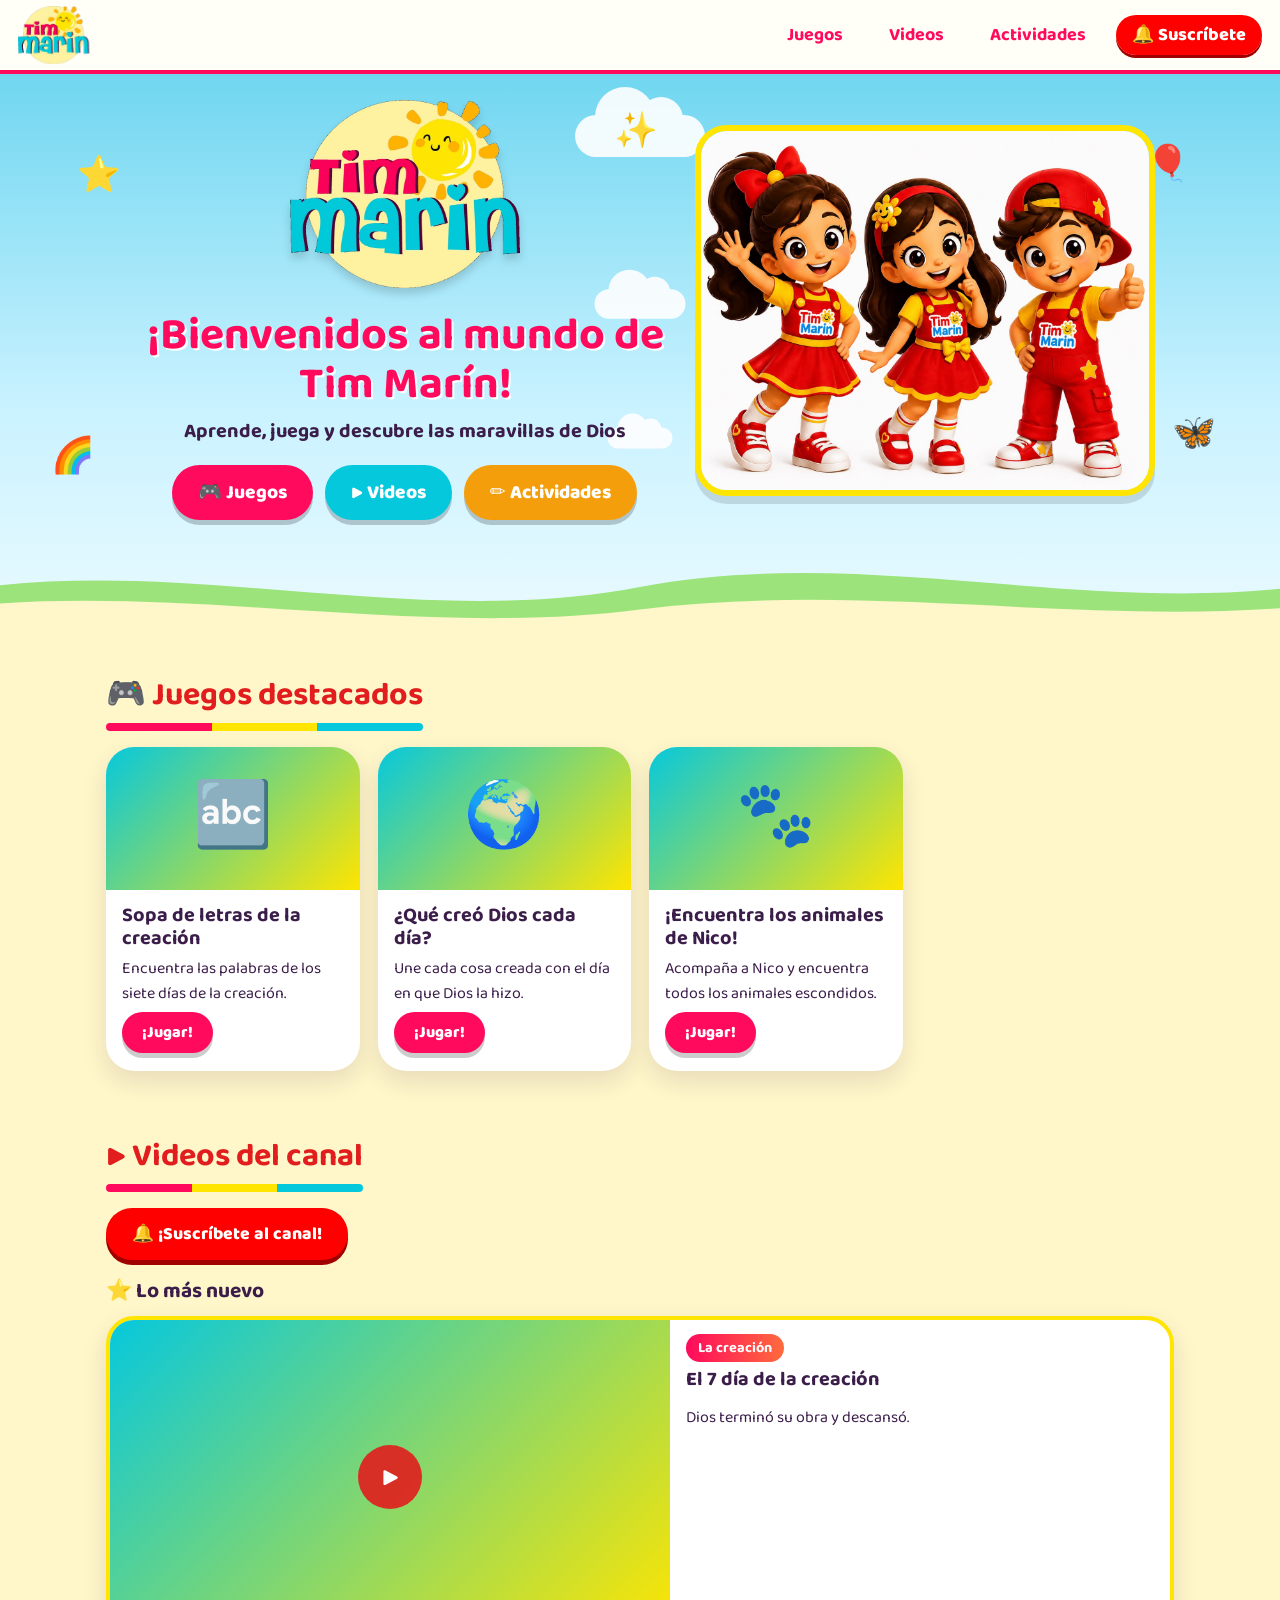
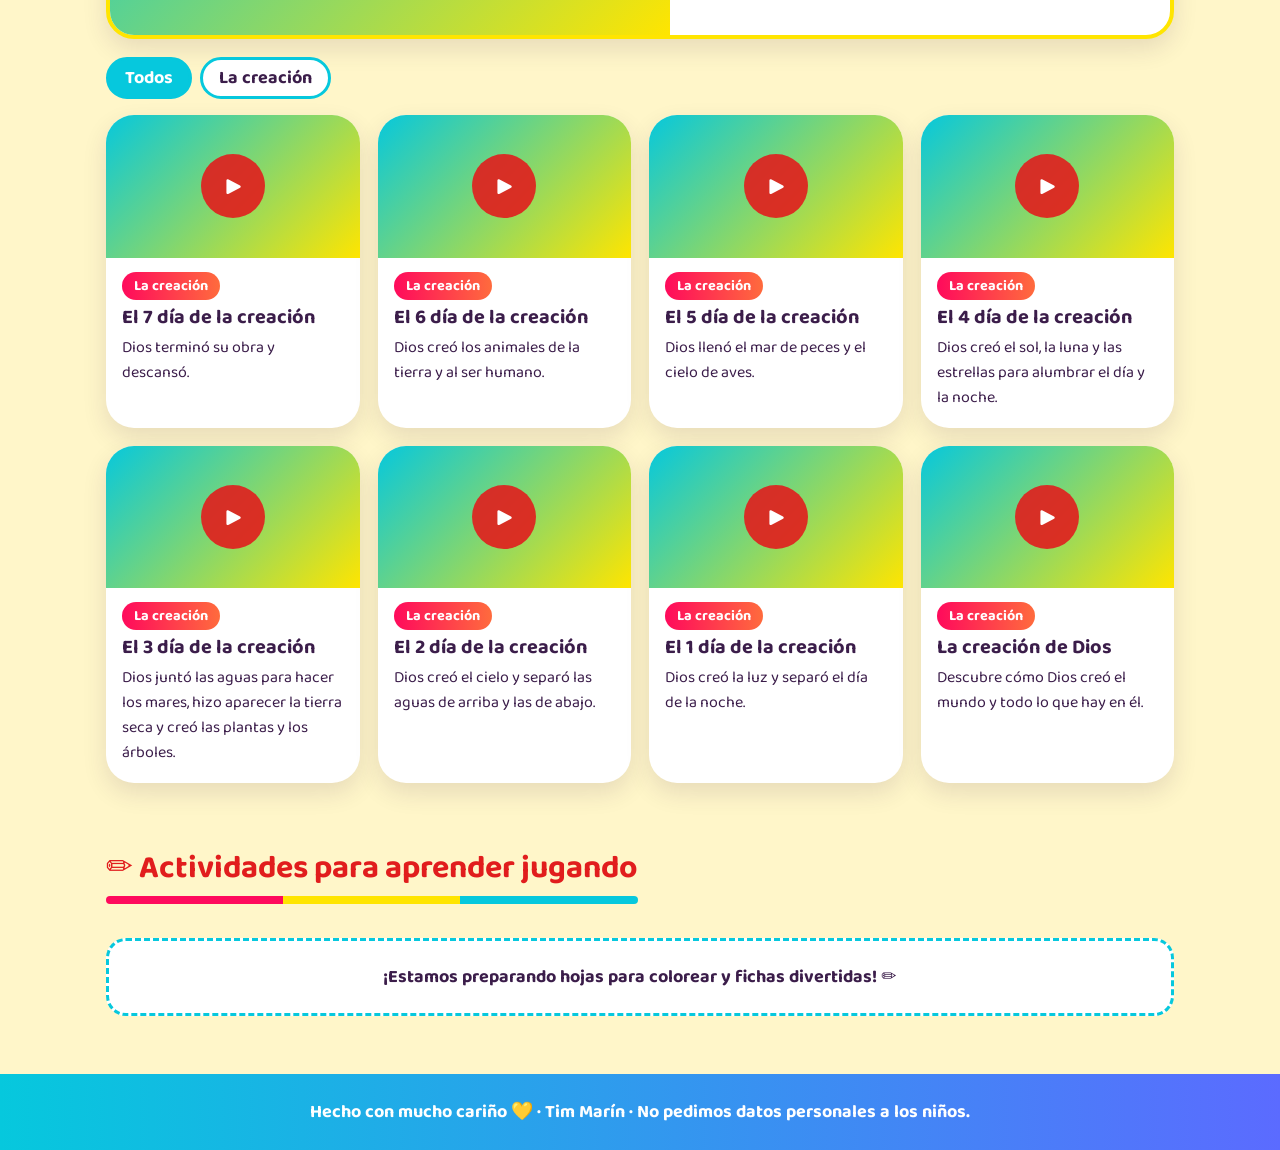
<file: index.html>
<!DOCTYPE html>
<html lang="es">
<head>
<meta charset="utf-8">
<meta name="viewport" content="width=device-width,initial-scale=1">
<title>Tim Marín – Aprende, juega y descubre</title>
<link rel="preconnect" href="https://fonts.googleapis.com">
<link href="https://fonts.googleapis.com/css2?family=Baloo+2:wght@500;700;800&display=swap" rel="stylesheet">
<link rel="stylesheet" href="assets/css/style.css">
</head>
<body>
<header class="nav">
  <a href="#inicio" class="brand"><img src="assets/img/logo.png" alt="Tim Marín"></a>
  <nav><a href="#juegos">Juegos</a><a href="#videos">Videos</a><a href="#actividades">Actividades</a><a class="sub" data-sub target="_blank" rel="noopener" hidden><span class="bell">🔔</span> Suscríbete</a></nav>
</header>

<section class="hero" id="inicio">
  <div class="nube n1"></div><div class="nube n2"></div><div class="nube n3"></div>
  <span class="deco d1" aria-hidden="true">⭐</span><span class="deco d2" aria-hidden="true">🎈</span><span class="deco d3" aria-hidden="true">🌈</span><span class="deco d4" aria-hidden="true">🦋</span><span class="deco d5" aria-hidden="true">✨</span>
  <div class="hero-txt">
    <img class="logo" src="assets/img/logo.png" alt="Logo de Tim Marín">
    <h1>¡Bienvenidos al mundo de Tim Marín!</h1>
    <p>Aprende, juega y descubre las maravillas de Dios</p>
    <div class="big">
      <a class="btn b1" href="#juegos">🎮 Juegos</a>
      <a class="btn b2" href="#videos">▶️ Videos</a>
      <a class="btn b3" href="#actividades">✏️ Actividades</a>
    </div>
  </div>
  <img class="chars" src="assets/img/personajes.jfif" alt="Los personajes de Tim Marín saludando">
  <svg class="ola" viewBox="0 0 1440 120" preserveAspectRatio="none" aria-hidden="true"><path d="M0,70 C240,10 480,120 720,60 C960,0 1200,110 1440,50 L1440,120 L0,120Z" fill="#9be37a"/><path d="M0,90 C240,50 480,130 720,90 C960,50 1200,120 1440,80 L1440,120 L0,120Z" fill="#fff6c9"/></svg>
</section>

<main>
  <section id="juegos"><h2>🎮 Juegos destacados</h2><div id="lista-juegos" class="grid"></div></section>
  <section id="videos">
    <h2>▶️ Videos del canal</h2>
    <p class="subfila"><a class="btn sub-btn" data-sub target="_blank" rel="noopener" hidden><span class="bell">🔔</span> ¡Suscríbete al canal!</a></p>
    <div id="destacado"></div>
    <div id="filtros" class="filtros"></div>
    <div id="lista-videos" class="grid"></div>
  </section>
  <section id="actividades"><h2>✏️ Actividades para aprender jugando</h2><div id="lista-actividades" class="grid"></div></section>
</main>

<footer>Hecho con mucho cariño 💛 · Tim Marín · No pedimos datos personales a los niños.</footer>

<div id="modal" class="modal" hidden>
  <div class="box"><button id="cerrar" aria-label="Cerrar">✕</button><div id="visor"></div></div>
</div>
<script src="content.js"></script>
<script src="assets/js/app.js"></script>
</body>
</html>
</file>
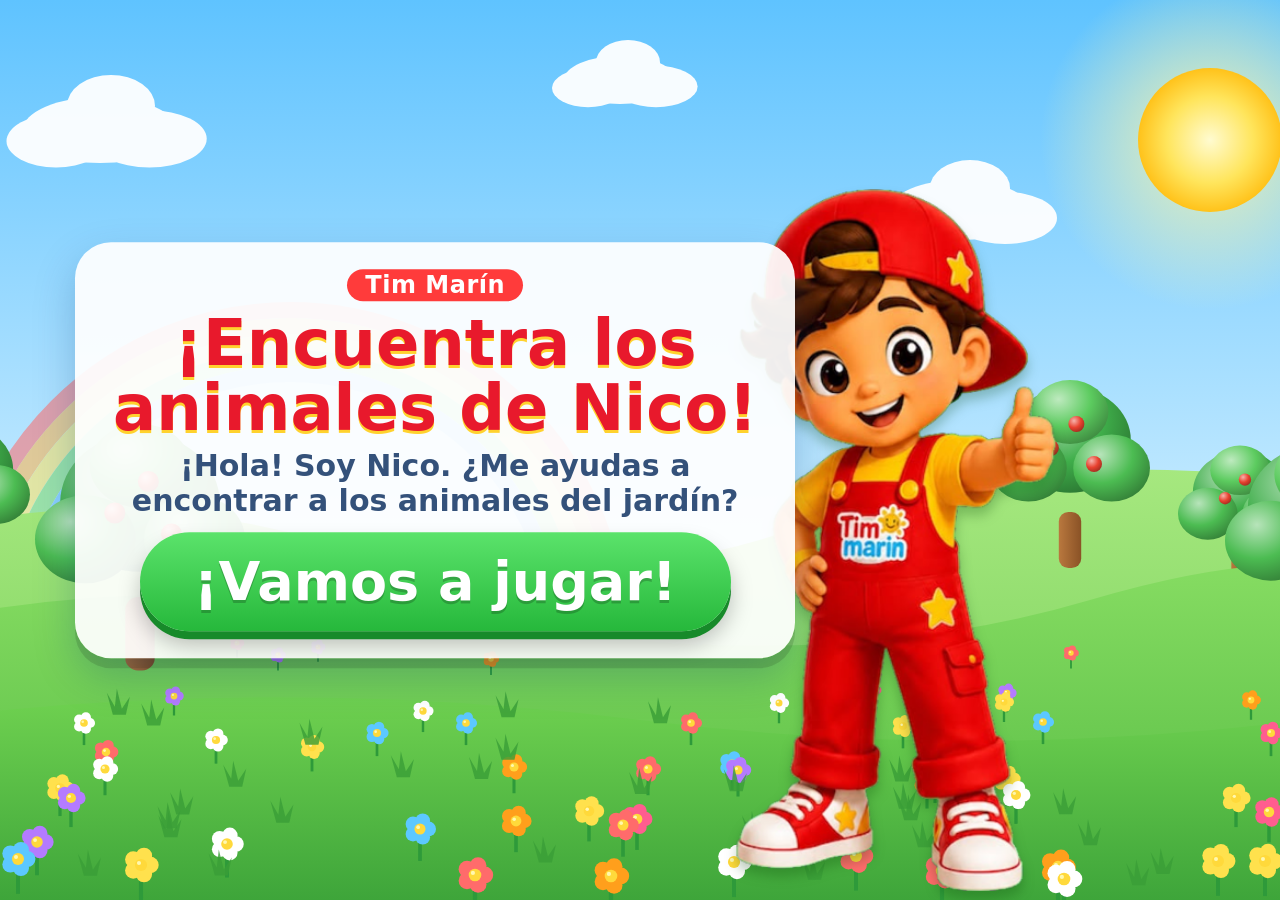
<file: assets/games/nico-animales.html>
<!DOCTYPE html>
<html lang="es">
<head>
<meta charset="utf-8">
<meta name="viewport" content="width=device-width, initial-scale=1, maximum-scale=1, user-scalable=no, viewport-fit=cover">
<title>¡Encuentra los animales de Nico! – Tim Marín</title>
<style>
*{box-sizing:border-box;-webkit-tap-highlight-color:transparent}
html,body{margin:0;height:100%;overflow:hidden;background:#8fd4ff;
  font-family:"Baloo 2","Chalkboard SE","Comic Sans MS","Trebuchet MS",system-ui,sans-serif;
  -webkit-user-select:none;user-select:none;touch-action:manipulation}
button{font-family:inherit;cursor:pointer;border:0;touch-action:manipulation}
button:focus-visible{outline:5px solid #2b6cff;outline-offset:4px}
#app{position:fixed;inset:0;overflow:hidden;background:linear-gradient(#5fc3ff 0%,#bfe8ff 55%,#eafaff 75%)}
#bg{position:absolute;inset:0;width:100%;height:100%}
.cloud{animation:drift 28s ease-in-out infinite alternate}
.cloud.c2{animation-duration:36s;animation-direction:alternate-reverse}
.cloud.c3{animation-duration:44s}
@keyframes drift{from{transform:translateX(-70px)}to{transform:translateX(90px)}}
.sunglow{animation:glow 4s ease-in-out infinite alternate;transform-box:fill-box;transform-origin:center}
@keyframes glow{from{transform:scale(.92);opacity:.55}to{transform:scale(1.08);opacity:.9}}

/* gold star shape */
.gstar{display:inline-block;width:1em;height:1em;vertical-align:-.12em;
  background:radial-gradient(circle at 35% 30%,#fffbc2,#ffd22e 45%,#e58f00);
  clip-path:polygon(50% 0%,61% 35%,98% 35%,68% 57%,79% 91%,50% 70%,21% 91%,32% 57%,2% 35%,39% 35%);
  filter:drop-shadow(0 2px 0 #b46a00)}
.gstar.off{background:#fff;opacity:.55;filter:none}

/* HUD */
#hud{position:absolute;z-index:6;top:max(10px,env(safe-area-inset-top));left:10px;right:10px;display:none;
  align-items:center;gap:10px}
.s-play #hud{display:flex}
#stars{background:#fff;border-radius:999px;padding:4px 18px 4px 12px;font-size:clamp(26px,5.5vmin,44px);font-weight:800;
  color:#d97a00;box-shadow:0 5px 0 rgba(0,0,0,.15);display:flex;align-items:center;gap:8px;line-height:1.2}
#stars.pulse{animation:pulse .5s}
@keyframes pulse{40%{transform:scale(1.25) rotate(-4deg)}}
#prog{flex:1;height:clamp(14px,2.6vmin,22px);background:rgba(255,255,255,.7);border-radius:99px;overflow:hidden;
  box-shadow:inset 0 2px 4px rgba(0,0,0,.15)}
#progbar{height:100%;width:0;background:linear-gradient(90deg,#ffd22e,#ff9f1c);border-radius:99px;transition:width .6s}
.rbtn{width:clamp(52px,10vmin,76px);height:clamp(52px,10vmin,76px);border-radius:50%;background:#fff;
  font-size:clamp(26px,5vmin,38px);box-shadow:0 5px 0 rgba(0,0,0,.15);display:grid;place-items:center;padding:0}
.rbtn:active{transform:translateY(3px);box-shadow:0 2px 0 rgba(0,0,0,.15)}

/* Nico */
#nicoWrap{position:absolute;z-index:3;pointer-events:none;
  transition:left .7s cubic-bezier(.3,1.3,.5,1),height .7s cubic-bezier(.3,1.3,.5,1),bottom .7s,transform .7s}
#nico{height:100%;width:auto;display:block;transform-origin:50% 100%;
  filter:drop-shadow(0 8px 6px rgba(0,60,0,.25));animation:breathe 3.2s ease-in-out infinite}
@keyframes breathe{0%,100%{transform:scale(1,1) rotate(0)}50%{transform:scale(1.015,1.03) rotate(-1deg)}}
#nico.wave{animation:wave 1.4s ease-in-out}
@keyframes wave{0%,100%{transform:rotate(0)}15%{transform:rotate(-6deg) translateY(-2%)}35%{transform:rotate(5deg)}55%{transform:rotate(-5deg) translateY(-2%)}75%{transform:rotate(4deg)}}
#nico.cheer{animation:cheer 1.1s ease-in-out}
@keyframes cheer{0%{transform:translateY(0) scale(1,1)}15%{transform:translateY(0) scale(1.05,.93)}
  40%{transform:translateY(-9%) scale(.97,1.05) rotate(-4deg)}60%{transform:translateY(-3%) rotate(4deg)}
  78%{transform:translateY(-8%) rotate(-3deg)}100%{transform:translateY(0) scale(1,1)}}
#nico.oops{animation:oops .9s ease-in-out}
@keyframes oops{0%,100%{transform:rotate(0)}25%{transform:rotate(-4deg) translateX(-2%)}60%{transform:rotate(3deg)}}
#nico.talk{animation:talk .45s ease-in-out 3}
@keyframes talk{0%,100%{transform:translateY(0)}50%{transform:translateY(-2.5%)}}

.s-welcome #nicoWrap{height:44vh;bottom:1vh;left:50%;transform:translateX(-50%)}
.s-play #nicoWrap{height:33vh;bottom:.5vh;left:1vw;transform:none}
.s-final #nicoWrap{height:40vh;bottom:1vh;left:50%;transform:translateX(-50%)}

/* Screens / cards */
.screen{position:absolute;inset:0;z-index:5;display:none;pointer-events:none}
.s-welcome #welcome,.s-final #final{display:block}
.card{position:absolute;left:50%;top:max(14px,3vh);transform:translateX(-50%);width:min(92vw,720px);
  background:rgba(255,255,255,.93);border-radius:36px;padding:clamp(14px,3vmin,30px) clamp(16px,3vmin,34px);
  text-align:center;box-shadow:0 10px 0 rgba(0,0,0,.12),0 18px 40px rgba(0,60,120,.25);pointer-events:auto;
  animation:cardin .7s cubic-bezier(.3,1.5,.5,1)}
@keyframes cardin{from{transform:translateX(-50%) scale(.6);opacity:0}}
.brand{display:inline-block;background:#ff3b3b;color:#fff;font-weight:800;border-radius:99px;padding:2px 18px;
  font-size:clamp(16px,3vmin,24px);letter-spacing:.5px;margin-bottom:6px}
h1{margin:4px 0 4px;color:#e8192c;font-size:clamp(30px,7.2vmin,64px);line-height:1.02;
  text-shadow:0 3px 0 #ffd22e}
.sub{margin:6px 0 14px;color:#34517a;font-size:clamp(18px,3.6vmin,30px);font-weight:700}
.big{background:linear-gradient(#5be36b,#26b83b);color:#fff;font-weight:800;border-radius:999px;
  font-size:clamp(28px,6vmin,54px);padding:clamp(10px,2vmin,18px) clamp(26px,6vmin,60px);
  box-shadow:0 8px 0 #178a2a,0 14px 22px rgba(0,0,0,.25);text-shadow:0 3px 0 rgba(0,0,0,.2);
  animation:bob 1.6s ease-in-out infinite;min-height:64px}
.big:active{transform:translateY(6px);box-shadow:0 2px 0 #178a2a}
@keyframes bob{50%{transform:scale(1.06)}}
.hint{margin-top:10px;color:#6b7c93;font-size:clamp(14px,2.4vmin,20px);font-weight:600}

/* Play */
#play{position:absolute;inset:0;z-index:4;display:none}
.s-play #play{display:block}
#bubble{position:absolute;left:50%;top:calc(max(10px,env(safe-area-inset-top)) + clamp(64px,12vmin,92px));
  transform:translateX(-50%);width:min(94vw,900px);background:#fff;border-radius:34px;
  padding:clamp(10px,2.4vmin,22px) clamp(16px,3vmin,32px);text-align:center;
  font-size:clamp(24px,5.2vmin,52px);font-weight:800;color:#2a3f66;line-height:1.12;
  box-shadow:0 7px 0 rgba(0,0,0,.14),0 14px 28px rgba(0,60,120,.2);min-height:2.6em;display:flex;
  align-items:center;justify-content:center}
#bubble::after{content:"";position:absolute;left:12%;bottom:-22px;border:14px solid transparent;border-top:22px solid #fff;border-bottom:0}
#bubble.good{background:#eaffe9;color:#12852a}
#bubble.bad{background:#fff6e0;color:#b65a00}
#bubble.pop{animation:bpop .45s cubic-bezier(.3,1.6,.5,1)}
@keyframes bpop{from{transform:translateX(-50%) scale(.85)}}
#choices{position:absolute;display:flex;justify-content:center;align-items:flex-end;gap:2vw}
.animal{position:relative;flex:1 1 0;aspect-ratio:1/1;background:none;padding:0;border-radius:30px;
  filter:drop-shadow(0 8px 6px rgba(0,50,0,.28));transition:transform .15s,opacity .3s,filter .3s;
  animation:appear .6s cubic-bezier(.3,1.6,.5,1) backwards}
.animal:nth-child(2){animation-delay:.1s}.animal:nth-child(3){animation-delay:.2s}
@keyframes appear{from{transform:scale(0) translateY(40px)}}
.animal svg{width:100%;height:100%;display:block;animation:idle 2.6s ease-in-out infinite;transform-origin:50% 100%}
.animal:nth-child(2) svg{animation-delay:-.9s}.animal:nth-child(3) svg{animation-delay:-1.7s}
@keyframes idle{0%,100%{transform:scale(1,1)}50%{transform:scale(1.03,.97)}}
.animal:hover{transform:scale(1.07)}
.animal:active{transform:scale(.94)}
.animal.shake{animation:shake .5s}
@keyframes shake{20%{transform:translateX(-12px) rotate(-4deg)}40%{transform:translateX(12px) rotate(4deg)}60%{transform:translateX(-8px)}80%{transform:translateX(8px)}}
.animal.tried{opacity:.45;filter:grayscale(.5) drop-shadow(0 4px 3px rgba(0,50,0,.2));pointer-events:none}
.animal.win svg{animation:win 1s ease-in-out infinite}
.animal.win{z-index:2;transform:scale(1.12)}
@keyframes win{0%,100%{transform:translateY(0) rotate(0)}25%{transform:translateY(-14%) rotate(-5deg)}75%{transform:translateY(-14%) rotate(5deg)}}
.animal.fade{opacity:.0;transform:scale(.6);pointer-events:none}

/* final */
#finalStars{white-space:nowrap;font-size:clamp(22px,min(7vmin,7.2vw),60px);margin:6px 0 10px;line-height:1.1}
#finalStars .gstar{margin:0 2px;animation:starin .5s cubic-bezier(.3,1.8,.5,1) backwards}
@keyframes starin{from{transform:scale(0) rotate(-180deg)}}
#finalMsg{margin:0 0 12px;color:#e8192c;font-weight:800;font-size:clamp(22px,4.6vmin,40px);line-height:1.1}

/* effects */
#fx{position:absolute;inset:0;z-index:20;pointer-events:none;overflow:hidden}
.spark{position:absolute;width:22px;height:22px;margin:-11px 0 0 -11px;
  clip-path:polygon(50% 0%,62% 38%,100% 50%,62% 62%,50% 100%,38% 62%,0% 50%,38% 38%)}
.flystar{position:absolute;font-size:clamp(50px,11vmin,90px);margin:-.5em 0 0 -.5em;z-index:21}
.conf{position:absolute;top:-24px;width:14px;height:22px;border-radius:3px}

@media (orientation:landscape){
  .s-welcome #nicoWrap{height:78vh;left:70%}
  .s-welcome .card{left:34%;top:50%;width:min(60vw,720px);transform:translate(-50%,-50%);animation:cardinL .7s cubic-bezier(.3,1.5,.5,1)}
  .s-final #nicoWrap{height:74vh;left:72%}
  .s-final .card{left:34%;top:50%;width:min(60vw,720px);transform:translate(-50%,-50%);animation:cardinL .7s cubic-bezier(.3,1.5,.5,1)}
  @keyframes cardinL{from{transform:translate(-50%,-50%) scale(.6);opacity:0}}
  .s-play #nicoWrap{height:min(58vh,330px);left:1.5vw}
  #bubble{left:calc(50% + 11vw);width:min(74vw,860px);font-size:clamp(22px,4.6vmin,48px)}
  #choices{left:25vw;right:1vw;bottom:5vh}
  .animal{max-width:min(23vw,40vh)}
}
@media (orientation:portrait){
  #choices{left:0;right:0;bottom:31vh;gap:0}
  .animal{max-width:34vw}
  .s-play #nicoWrap{height:30vh;left:3vw}
}
@media (max-height:420px) and (orientation:landscape){
  .s-welcome .card,.s-final .card{padding:10px 18px}
  .big{min-height:52px}
}
@media (prefers-reduced-motion:reduce){
  .cloud,.sunglow,.animal svg,#nico,.big{animation:none!important}
}
</style>
</head>
<body>
<div id="app" class="s-welcome">
  <svg id="bg" viewBox="0 0 1600 900" preserveAspectRatio="xMidYMax slice" aria-hidden="true"></svg>

  <div id="hud">
    <div id="stars"><span class="gstar"></span><span id="cnt">0</span><span style="font-size:.6em;opacity:.7">/ <span id="tot">10</span></span></div>
    <div id="prog"><div id="progbar"></div></div>
    <button class="rbtn" id="speakBtn" aria-label="Escuchar la pregunta otra vez">🔊</button>
    <button class="rbtn" id="muteBtn" aria-label="Sonido activado o desactivado">🎵</button>
  </div>

  <div id="nicoWrap"><img id="nico" alt="Nico" src="[data-uri]" draggable="false"></div>

  <section id="welcome" class="screen">
    <div class="card">
      <div class="brand">Tim Marín</div>
      <h1>¡Encuentra los animales de Nico!</h1>
      <p class="sub">¡Hola! Soy Nico. ¿Me ayudas a encontrar a los animales del jardín?</p>
      <button class="big" id="startBtn">¡Vamos a jugar!</button>
    </div>
  </section>

  <section id="play">
    <div id="bubble" aria-live="polite"></div>
    <div id="choices"></div>
  </section>

  <section id="final" class="screen">
    <div class="card">
      <div class="brand">Tim Marín</div>
      <h1>¡Lo lograste!</h1>
      <div id="finalStars" aria-hidden="true"></div>
      <p id="finalMsg"></p>
      <button class="big" id="againBtn">¡Jugar otra vez!</button>
    </div>
  </section>

  <div id="fx"></div>
</div>

<script>
"use strict";
/* ---------- helpers ---------- */
const $ = s => document.querySelector(s);
const app = $('#app'), fx = $('#fx'), nico = $('#nico'), bubble = $('#bubble'), choices = $('#choices');
const TOTAL = 10;
const rand = (a,b)=>a+Math.random()*(b-a);
const shuffle = arr => { const a=arr.slice(); for(let i=a.length-1;i>0;i--){const j=Math.floor(Math.random()*(i+1));[a[i],a[j]]=[a[j],a[i]];} return a; };
const timers = []; const later = (fn,ms)=>{ const t=setTimeout(fn,ms); timers.push(t); return t; };
const clearTimers = ()=>{ while(timers.length) clearTimeout(timers.pop()); };

/* ---------- 3D-look SVG toolkit ---------- */
const S = (c,a)=>{ const n=parseInt(c.slice(1),16),r=n>>16,g=n>>8&255,b=n&255;
  const f=v=>Math.max(0,Math.min(255,Math.round(a>0?v+(255-v)*a/100:v*(1+a/100))));
  return '#'+[f(r),f(g),f(b)].map(x=>x.toString(16).padStart(2,'0')).join(''); };
let gi = 0;
const E = (cx,cy,rx,ry,c,o='')=>{ const id='rg'+(gi++);
  return `<radialGradient id="${id}" cx=".35" cy=".3" r=".85"><stop offset="0" stop-color="${S(c,60)}"/><stop offset=".5" stop-color="${c}"/><stop offset="1" stop-color="${S(c,-40)}"/></radialGradient><ellipse cx="${cx}" cy="${cy}" rx="${rx}" ry="${ry}" fill="url(#${id})" ${o}/>`; };
const eye = (x,y,r=11)=>`<circle cx="${x}" cy="${y}" r="${r}" fill="#fff" stroke="#0003" stroke-width="1.5"/><circle cx="${x+1}" cy="${y+1.5}" r="${r*.64}" fill="#3b2314"/><circle cx="${x+r*.3}" cy="${y-r*.18}" r="${r*.26}" fill="#fff"/>`;
const smile = (x,y,w)=>`<path d="M${x-w} ${y} Q${x} ${y+w*.95} ${x+w} ${y}" stroke="#5a2a1a" stroke-width="4.5" fill="none" stroke-linecap="round"/>`;
const cheeks = (x1,x2,y)=>`<ellipse cx="${x1}" cy="${y}" rx="9" ry="6" fill="#ff6f86" opacity=".45"/><ellipse cx="${x2}" cy="${y}" rx="9" ry="6" fill="#ff6f86" opacity=".45"/>`;
const shadow = `<ellipse cx="100" cy="188" rx="64" ry="9" fill="#000" opacity=".2"/>`;
const svg = body => `<svg viewBox="0 0 200 200" aria-hidden="true">${shadow}${body}</svg>`;

const ANIMALS = [
 { id:'leon', n:'león', g:'m', draw:()=>svg(
   E(100,160,42,30,'#e9b04c')+E(76,178,16,11,'#f4c56a')+E(124,178,16,11,'#f4c56a')+
   E(100,96,72,68,'#b0601a')+E(55,50,17,17,'#e9a33d')+E(145,50,17,17,'#e9a33d')+E(55,51,8,8,'#f9d9a0')+E(145,51,8,8,'#f9d9a0')+
   E(100,102,50,46,'#f6c86e')+E(100,121,27,20,'#fde9bd')+eye(80,92)+eye(120,92)+
   `<path d="M90 108 Q100 103 110 108 Q100 121 90 108Z" fill="#6b3a1f"/><path d="M100 118 v7" stroke="#5a2a1a" stroke-width="3.5"/>`+
   smile(100,125,13)+cheeks(66,134,112)) },
 { id:'elefante', n:'elefante', g:'m', draw:()=>svg(
   E(100,160,50,30,'#b4c6d8')+E(74,178,17,11,'#a3b6c9')+E(126,178,17,11,'#a3b6c9')+
   E(38,100,34,42,'#9db3c8')+E(162,100,34,42,'#9db3c8')+E(40,104,20,28,'#f5b7c4')+E(160,104,20,28,'#f5b7c4')+
   E(100,96,54,50,'#bccddd')+
   E(100,126,16,20,'#b4c6d8')+E(101,146,15,18,'#aebfd2')+E(106,162,14,14,'#a8bacd')+E(120,169,12,10,'#a3b6c9')+
   eye(78,84)+eye(122,84)+cheeks(62,138,108)+
   `<path d="M92 112 Q100 117 108 112" stroke="#6b7f93" stroke-width="3" fill="none" stroke-linecap="round"/>`) },
 { id:'jirafa', n:'jirafa', g:'f', draw:()=>svg(
   E(100,165,46,24,'#f7c948')+E(78,180,14,9,'#e9b73a')+E(122,180,14,9,'#e9b73a')+
   E(100,118,25,58,'#f7c948')+E(88,128,8,7,'#c7832a')+E(112,108,9,8,'#c7832a')+E(90,152,7,6,'#c7832a')+E(114,138,6,6,'#c7832a')+
   `<path d="M88 26 L85 8M112 26 L115 8" stroke="#8a5a2a" stroke-width="5" stroke-linecap="round"/>`+
   E(85,8,6,6,'#8a5a2a')+E(115,8,6,6,'#8a5a2a')+
   E(62,40,14,8,'#f7c948','transform="rotate(-25 62 40)"')+E(138,40,14,8,'#f7c948','transform="rotate(25 138 40)"')+
   E(100,48,36,30,'#f9d25c')+E(100,62,22,15,'#fde9a6')+E(82,32,6,5,'#c7832a')+E(122,34,5,5,'#c7832a')+
   eye(86,44,10)+eye(114,44,10)+`<ellipse cx="93" cy="62" rx="2.5" ry="3" fill="#8a5a2a"/><ellipse cx="107" cy="62" rx="2.5" ry="3" fill="#8a5a2a"/>`+
   smile(100,69,8)+cheeks(70,130,58)) },
 { id:'mono', n:'mono', g:'m', draw:()=>svg(
   `<path d="M140 172 Q184 166 170 128" stroke="#7a4d30" stroke-width="10" fill="none" stroke-linecap="round"/>`+
   E(100,164,40,28,'#8d5c3c')+E(78,180,14,9,'#7a4d30')+E(122,180,14,9,'#7a4d30')+
   E(40,100,17,17,'#8d5c3c')+E(160,100,17,17,'#8d5c3c')+E(40,100,9,9,'#f0c9a0')+E(160,100,9,9,'#f0c9a0')+
   E(100,94,54,50,'#8d5c3c')+E(84,92,20,18,'#f2cfa6')+E(116,92,20,18,'#f2cfa6')+E(100,114,32,26,'#f2cfa6')+
   eye(85,92)+eye(115,92)+E(100,108,9,6,'#5a3a22')+
   `<ellipse cx="96" cy="108" rx="1.6" ry="2" fill="#2a1a12"/><ellipse cx="104" cy="108" rx="1.6" ry="2" fill="#2a1a12"/>`+smile(100,118,13)+cheeks(70,130,110)) },
 { id:'cebra', n:'cebra', g:'f', draw:()=>svg(
   E(100,164,44,26,'#fafafa')+E(78,180,14,9,'#2b2b2b')+E(122,180,14,9,'#2b2b2b')+
   E(58,48,13,22,'#fafafa','transform="rotate(-18 58 48)"')+E(142,48,13,22,'#fafafa','transform="rotate(18 142 48)"')+
   E(58,50,6,13,'#ffb3c6','transform="rotate(-18 58 50)"')+E(142,50,6,13,'#ffb3c6','transform="rotate(18 142 50)"')+
   E(100,98,48,54,'#fcfcfc')+
   `<g stroke="#262626" stroke-width="8" fill="none" stroke-linecap="round"><path d="M100 46 V70"/><path d="M68 62 Q76 76 68 92"/><path d="M132 62 Q124 76 132 92"/><path d="M62 104 Q72 112 68 124"/><path d="M138 104 Q128 112 132 124"/></g>`+
   E(100,132,30,22,'#4a4a4a')+`<ellipse cx="90" cy="130" rx="3.5" ry="4.5" fill="#1a1a1a"/><ellipse cx="110" cy="130" rx="3.5" ry="4.5" fill="#1a1a1a"/>`+
   eye(80,96)+eye(120,96)+cheeks(62,138,116)) },
 { id:'cerdo', n:'cerdo', g:'m', draw:()=>svg(
   E(100,162,44,28,'#ffb7c8')+E(78,179,14,9,'#f58fa8')+E(122,179,14,9,'#f58fa8')+
   E(56,56,17,21,'#f58fa8','transform="rotate(-28 56 56)"')+E(144,56,17,21,'#f58fa8','transform="rotate(28 144 56)"')+
   E(100,98,56,50,'#ffbdcc')+E(100,114,25,19,'#ff93ad')+
   `<ellipse cx="91" cy="114" rx="4.5" ry="7" fill="#c2456a"/><ellipse cx="109" cy="114" rx="4.5" ry="7" fill="#c2456a"/>`+
   eye(76,88)+eye(124,88)+cheeks(58,142,108)) },
 { id:'vaca', n:'vaca', g:'f', draw:()=>svg(
   E(100,162,46,28,'#ffffff')+E(80,179,14,9,'#2b2b2b')+E(120,179,14,9,'#2b2b2b')+
   E(60,46,8,14,'#f6e4bd','transform="rotate(-20 60 46)"')+E(140,46,8,14,'#f6e4bd','transform="rotate(20 140 46)"')+
   E(36,82,22,12,'#f4f4f4','transform="rotate(-20 36 82)"')+E(164,82,22,12,'#2e2e2e','transform="rotate(20 164 82)"')+
   E(100,96,50,52,'#fdfdfd')+E(72,68,22,19,'#2e2e2e')+E(130,64,9,8,'#2e2e2e')+
   E(100,128,34,24,'#ffc3d0')+`<ellipse cx="88" cy="128" rx="4.5" ry="6" fill="#c2456a"/><ellipse cx="112" cy="128" rx="4.5" ry="6" fill="#c2456a"/>`+
   eye(80,92)+eye(120,92)+cheeks(62,138,110)) },
 { id:'perro', n:'perro', g:'m', draw:()=>svg(
   E(100,164,42,26,'#e6b783')+E(78,180,14,9,'#f6e3c8')+E(122,180,14,9,'#f6e3c8')+
   E(44,92,20,40,'#8b5a2b','transform="rotate(14 44 92)"')+E(156,92,20,40,'#8b5a2b','transform="rotate(-14 156 92)"')+
   E(100,98,48,46,'#e6b783')+E(124,86,17,17,'#8b5a2b')+E(100,120,29,21,'#fff1dc')+
   eye(80,90)+eye(118,90)+E(100,111,11,8,'#2a1a12')+`<path d="M100 119 v6" stroke="#5a2a1a" stroke-width="3.5"/>`+
   smile(100,125,14)+E(100,141,8,10,'#ff7a8a')+cheeks(62,138,112)) },
 { id:'gato', n:'gato', g:'m', draw:()=>svg(
   `<path d="M150 170 Q192 160 176 118" stroke="#e08a2c" stroke-width="12" fill="none" stroke-linecap="round"/>`+
   E(100,164,42,26,'#f6a54b')+E(78,180,14,9,'#fff0da')+E(122,180,14,9,'#fff0da')+
   `<path d="M50 78 L54 26 L92 56Z" fill="#e8923a" stroke="#c9741e" stroke-width="3" stroke-linejoin="round"/><path d="M150 78 L146 26 L108 56Z" fill="#e8923a" stroke="#c9741e" stroke-width="3" stroke-linejoin="round"/><path d="M60 62 L61 40 L77 56Z" fill="#ffb3c6"/><path d="M140 62 L139 40 L123 56Z" fill="#ffb3c6"/>`+
   E(100,100,55,46,'#f8ab52')+`<g stroke="#d9801f" stroke-width="5" stroke-linecap="round"><path d="M100 56 V72"/><path d="M84 60 L87 72"/><path d="M116 60 L113 72"/></g>`+
   E(100,119,22,14,'#fff0da')+eye(78,96,11)+eye(122,96,11)+
   `<path d="M94 108 H106 L100 115Z" fill="#ff7a96"/>`+smile(100,116,9)+
   `<g stroke="#fff" stroke-width="2.5" stroke-linecap="round" opacity=".9"><path d="M72 116 L40 110"/><path d="M72 122 L42 126"/><path d="M128 116 L160 110"/><path d="M128 122 L158 126"/></g>`+cheeks(62,138,114)) },
 { id:'conejo', n:'conejo', g:'m', draw:()=>svg(
   E(100,164,40,26,'#f7f2f2')+E(78,180,15,9,'#ece5e5')+E(122,180,15,9,'#ece5e5')+
   E(74,42,15,42,'#f7f2f2','transform="rotate(-8 74 42)"')+E(126,42,15,42,'#f7f2f2','transform="rotate(8 126 42)"')+
   E(74,46,7,29,'#ffb3c6','transform="rotate(-8 74 46)"')+E(126,46,7,29,'#ffb3c6','transform="rotate(8 126 46)"')+
   E(100,112,48,42,'#fbf8f8')+eye(80,104)+eye(120,104)+
   E(100,118,7,5,'#ff7a96')+`<path d="M100 123 v5" stroke="#8a5a5a" stroke-width="3"/>`+smile(100,128,10)+
   `<rect x="94" y="132" width="12" height="12" rx="3" fill="#fff" stroke="#0003" stroke-width="1.5"/>`+cheeks(62,138,120)) },
 { id:'pinguino', n:'pingüino', g:'m', draw:()=>svg(
   E(46,122,11,30,'#233049','transform="rotate(14 46 122)"')+E(154,122,11,30,'#233049','transform="rotate(-14 154 122)"')+
   E(100,118,52,66,'#2f4263')+E(100,132,36,50,'#ffffff')+E(100,72,32,28,'#2f4263')+
   E(86,80,14,16,'#ffffff')+E(114,80,14,16,'#ffffff')+eye(87,76,8)+eye(113,76,8)+
   E(100,95,13,8,'#ff9f1c')+`<path d="M90 96 Q100 102 110 96" stroke="#d97a00" stroke-width="2.5" fill="none"/>`+
   E(78,182,19,8,'#ff9f1c')+E(122,182,19,8,'#ff9f1c')+cheeks(70,130,92)) },
 { id:'oso', n:'oso', g:'m', draw:()=>svg(
   E(100,164,46,28,'#a8764a')+E(76,180,15,10,'#8f6038')+E(124,180,15,10,'#8f6038')+
   E(52,52,17,17,'#a8764a')+E(148,52,17,17,'#a8764a')+E(52,53,9,9,'#dcb48f')+E(148,53,9,9,'#dcb48f')+
   E(100,100,54,48,'#b0804f')+E(100,121,27,20,'#ead0ae')+eye(80,92)+eye(120,92)+
   E(100,112,11,8,'#2a1a12')+`<path d="M100 120 v6" stroke="#5a2a1a" stroke-width="3.5"/>`+smile(100,126,13)+cheeks(62,138,110)) }
];

/* ---------- Garden background ---------- */
(function buildGarden(){
  let seed = 7; const r = ()=>{ seed=(seed*16807)%2147483647; return (seed-1)/2147483646; };
  const tree = (x,y,s)=>`<g transform="translate(${x} ${y}) scale(${s})">
     <linearGradient id="tr${x}" x1="0" x2="1"><stop offset="0" stop-color="#b9783e"/><stop offset="1" stop-color="#8a5226"/></linearGradient>
     <rect x="-14" y="-60" width="28" height="70" rx="12" fill="url(#tr${x})"/>
     ${E(0,-150,76,66,'#3fae4a')}${E(-52,-115,48,42,'#4cbc52')}${E(52,-115,48,42,'#4cbc52')}${E(0,-185,48,40,'#5ccb5f')}
     ${E(-24,-140,10,10,'#e8412f')}${E(30,-120,10,10,'#e8412f')}${E(8,-170,10,10,'#e8412f')}</g>`;
  const flower = (x,y,s,c)=>{ let p=''; for(let i=0;i<5;i++){const a=i*72*Math.PI/180; p+=`<circle cx="${(Math.cos(a)*7).toFixed(1)}" cy="${(Math.sin(a)*7).toFixed(1)}" r="6" fill="${c}"/>`;}
     return `<g transform="translate(${x} ${y}) scale(${s})"><path d="M0 0 V26" stroke="#2e9a3a" stroke-width="3"/>${p}<circle r="4.5" fill="#ffd93b"/><circle cx="-1.5" cy="-1.5" r="1.5" fill="#fff8b0"/></g>`; };
  const cloud = (x,y,s,cls)=>`<g class="cloud ${cls}"><g transform="translate(${x} ${y}) scale(${s})" fill="#fff" opacity=".95">
     <ellipse cx="0" cy="0" rx="70" ry="30"/><ellipse cx="-40" cy="10" rx="45" ry="24"/><ellipse cx="45" cy="8" rx="52" ry="26"/><ellipse cx="10" cy="-22" rx="40" ry="28"/></g></g>`;
  let s = `<defs>
    <radialGradient id="sun"><stop offset="0" stop-color="#fffbd0"/><stop offset=".6" stop-color="#ffe55c"/><stop offset="1" stop-color="#ffc21a"/></radialGradient>
    <radialGradient id="sunhalo"><stop offset="0" stop-color="#fff6a8" stop-opacity=".9"/><stop offset="1" stop-color="#fff6a8" stop-opacity="0"/></radialGradient>
    <linearGradient id="h1" x1="0" y1="0" x2="0" y2="1"><stop offset="0" stop-color="#a6e87f"/><stop offset="1" stop-color="#6fcb52"/></linearGradient>
    <linearGradient id="h2" x1="0" y1="0" x2="0" y2="1"><stop offset="0" stop-color="#86dc62"/><stop offset="1" stop-color="#52b941"/></linearGradient>
    <linearGradient id="h3" x1="0" y1="0" x2="0" y2="1"><stop offset="0" stop-color="#6fd150"/><stop offset="1" stop-color="#3ea53a"/></linearGradient></defs>`;
  s += `<circle class="sunglow" cx="1370" cy="140" r="170" fill="url(#sunhalo)"/><circle cx="1370" cy="140" r="72" fill="url(#sun)"/>`;
  s += `<g fill="none" stroke-width="16" opacity=".55" stroke-linecap="round"><path d="M120 640 A330 330 0 0 1 780 640" stroke="#ff6b6b"/><path d="M136 640 A314 314 0 0 1 764 640" stroke="#ffb347"/><path d="M152 640 A298 298 0 0 1 748 640" stroke="#ffe45c"/><path d="M168 640 A282 282 0 0 1 732 640" stroke="#7bdc65"/><path d="M184 640 A266 266 0 0 1 716 640" stroke="#5cb8ff"/></g>`;
  s += cloud(260,130,1.1,'c1')+cloud(780,80,.8,'c2')+cloud(1120,210,1,'c3');
  s += `<path d="M0 560 Q220 470 480 540 T980 520 T1600 500 V900 H0Z" fill="url(#h1)"/>`;
  s += tree(1230,560,.8)+tree(1400,585,.62)+tree(120,575,.7);
  s += `<path d="M0 640 Q300 560 640 620 T1250 600 T1600 620 V900 H0Z" fill="url(#h2)"/>`;
  s += tree(1480,650,.95)+tree(300,660,1.05);
  s += `<path d="M0 730 Q400 670 800 720 T1600 700 V900 H0Z" fill="url(#h3)"/>`;
  const cols = ['#ff5d8f','#ff9f1c','#ffffff','#b47bff','#ff6b6b','#5cc8ff','#ffe14d'];
  const fl = []; for(let i=0;i<64;i++){ const y=640+r()*250; const sc=.55+(y-640)/250*.9; fl.push([r()*1600,y,sc,cols[Math.floor(r()*cols.length)]]); }
  fl.sort((a,b)=>a[1]-b[1]).forEach(f=>{ s+=flower(f[0].toFixed(0),f[1].toFixed(0),f[2].toFixed(2),f[3]); });
  for(let i=0;i<40;i++){ const x=r()*1600,y=700+r()*190; s+=`<path d="M${x} ${y} l-6 -22 l8 14 l2 -18 l5 20 l8 -12 l-4 18Z" fill="#3a9d37" opacity=".8"/>`; }
  $('#bg').innerHTML = s;
})();

/* ---------- Audio (Web Audio, nothing external) ---------- */
let ac = null, soundOn = true;
function audio(){ if(!ac){ try{ ac = new (window.AudioContext||window.webkitAudioContext)(); }catch(e){} } if(ac && ac.state==='suspended') ac.resume(); return ac; }
function tone(f,t0,d,type='sine',v=.2,slide){ const c=audio(); if(!c||!soundOn) return;
  const o=c.createOscillator(), g=c.createGain(), t=c.currentTime+t0; o.type=type; o.frequency.setValueAtTime(f,t);
  if(slide) o.frequency.exponentialRampToValueAtTime(slide,t+d);
  g.gain.setValueAtTime(.0001,t); g.gain.exponentialRampToValueAtTime(v,t+.02); g.gain.exponentialRampToValueAtTime(.0001,t+d);
  o.connect(g); g.connect(c.destination); o.start(t); o.stop(t+d+.05); }
const sfx = {
  pop(){ tone(500,0,.14,'sine',.25,950); },
  good(){ [523,659,784,1047,1319].forEach((f,i)=>{ tone(f,i*.09,.4,'triangle',.22); tone(f*2,i*.09,.28,'sine',.07); }); tone(2093,.5,.45,'sine',.06); },
  bad(){ tone(330,0,.2,'sine',.17,270); tone(262,.2,.32,'sine',.15,215); },
  star(){ tone(1568,0,.16,'sine',.15); tone(2093,.1,.32,'sine',.12); },
  win(){ [[523,0],[523,.14],[784,.28],[659,.5],[784,.64],[1047,.8],[988,1.05],[1047,1.2],[1319,1.4],[1568,1.65]].forEach(([f,t])=>{ tone(f,t,.4,'triangle',.22); tone(f/2,t,.4,'sine',.1); }); }
};

/* ---------- Voice (browser speech, local; optional) ---------- */
function say(text){
  if(!soundOn || !('speechSynthesis' in window)) return;
  try{
    speechSynthesis.cancel();
    const u = new SpeechSynthesisUtterance(text.replace(/[¡¿]/g,''));
    const vs = speechSynthesis.getVoices();
    const v = vs.find(x=>/^es[-_](MX|US|CO|419)/i.test(x.lang)) || vs.find(x=>/^es/i.test(x.lang));
    if(v) u.voice = v; u.lang = v ? v.lang : 'es-MX';
    u.rate = .88; u.pitch = 1.3; u.volume = 1;
    speechSynthesis.speak(u);
  }catch(e){}
}

/* ---------- Nico animation ---------- */
function nicoDo(cls){ nico.classList.remove('wave','cheer','oops','talk'); void nico.offsetWidth; nico.classList.add(cls); }

/* ---------- Effects ---------- */
function centerOf(el){ const b=el.getBoundingClientRect(), a=app.getBoundingClientRect(); return { x:b.left-a.left+b.width/2, y:b.top-a.top+b.height/2, w:b.width, h:b.height }; }
function sparkles(x,y,n=22){
  const cols=['#ffd22e','#fff6a8','#ff8fb8','#8be8ff','#ffffff','#b6ff8a'];
  for(let i=0;i<n;i++){
    const p=document.createElement('div'); p.className='spark'; p.style.left=x+'px'; p.style.top=y+'px';
    p.style.background=cols[i%cols.length]; fx.appendChild(p);
    const ang=Math.random()*Math.PI*2, dist=rand(60,170), sc=rand(.6,1.8);
    p.animate([{transform:'translate(0,0) scale(0) rotate(0)',opacity:1},
      {transform:`translate(${Math.cos(ang)*dist*.7}px,${Math.sin(ang)*dist*.7}px) scale(${sc}) rotate(120deg)`,opacity:1,offset:.5},
      {transform:`translate(${Math.cos(ang)*dist}px,${Math.sin(ang)*dist+30}px) scale(0) rotate(240deg)`,opacity:0}],
      {duration:rand(800,1300),easing:'ease-out'}).onfinish=()=>p.remove();
  }
}
function flyStar(x,y,done){
  const target = centerOf($('#stars .gstar'));
  const s=document.createElement('div'); s.className='flystar'; s.innerHTML='<span class="gstar"></span>'; s.style.left=x+'px'; s.style.top=y+'px'; fx.appendChild(s);
  s.animate([{transform:'translate(0,0) scale(.2) rotate(0)',opacity:0},
    {transform:'translate(0,-40px) scale(1.7) rotate(180deg)',opacity:1,offset:.35},
    {transform:'translate(0,-40px) scale(1.7) rotate(360deg)',opacity:1,offset:.6},
    {transform:`translate(${target.x-x}px,${target.y-y}px) scale(.45) rotate(720deg)`,opacity:1}],
    {duration:1500,easing:'ease-in-out'}).onfinish=()=>{ s.remove(); done&&done(); };
}
function confetti(waves=3){
  const cols=['#ff5d8f','#ffd22e','#5cc8ff','#7bdc65','#b47bff','#ff9f1c'];
  const W=app.clientWidth, H=app.clientHeight;
  for(let w=0;w<waves;w++) later(()=>{
    for(let i=0;i<46;i++){
      const c=document.createElement('div'); c.className='conf'; c.style.left=rand(0,W)+'px'; c.style.background=cols[i%cols.length]; fx.appendChild(c);
      c.animate([{transform:'translateY(0) rotate(0) rotateX(0)',opacity:1},
        {transform:`translate(${rand(-80,80)}px,${H+40}px) rotate(${rand(300,900)}deg) rotateX(720deg)`,opacity:1}],
        {duration:rand(2200,4200),delay:rand(0,500),easing:'cubic-bezier(.3,.2,.6,1)',fill:'both'}).onfinish=()=>c.remove();
    }
  }, w*1300);
}

/* ---------- Game ---------- */
let order=[], round=0, stars=0, target=null, locked=true, playing=false;
const art = a => a.g==='m' ? 'el' : 'la';
const al  = a => a.g==='m' ? 'al' : 'a la';
const QUESTIONS = [
  a=>`¿Dónde está ${art(a)} ${a.n}?`,
  a=>`¿Puedes encontrar ${al(a)} ${a.n}?`,
  a=>`¡Toca ${art(a)} ${a.n}!`,
  a=>`¿Me ayudas a encontrar ${al(a)} ${a.n}?`,
  a=>`¿Dónde se esconde ${art(a)} ${a.n}?`
];
const PRAISE = ['¡Muy bien!','¡Excelente!','¡Lo lograste!','¡Genial!','¡Eso es!','¡Bravo!','¡Fantástico!'];
const OOPS = ['¡Casi! Inténtalo otra vez, ¡tú puedes!','¡Uy, ese no es! Prueba con otro.','¡No te rindas! Mira bien e inténtalo de nuevo.','¡Tú puedes! Busca otra vez.','¡Ánimo! Ese no era, ¡sigue buscando!'];
let lastQ = -1;

function setBubble(text, cls=''){ bubble.className=cls; void bubble.offsetWidth; bubble.classList.add('pop'); bubble.textContent=text; }
function updateHud(){ $('#cnt').textContent = stars; $('#progbar').style.width = (round/TOTAL*100)+'%'; }

function startGame(){
  clearTimers(); fx.innerHTML='';
  stars=0; round=0; playing=true;
  order = shuffle(ANIMALS).slice(0,TOTAL);
  $('#tot').textContent = TOTAL;
  app.className='s-play'; updateHud();
  later(nextRound, 700);
}
let currentQuestion='';
function nextRound(){
  if(round>=TOTAL) return finishGame();
  target = order[round];
  const others = shuffle(ANIMALS.filter(a=>a!==target)).slice(0,2);
  const opts = shuffle([target,...others]);
  choices.innerHTML='';
  opts.forEach(a=>{
    const b=document.createElement('button'); b.className='animal'; b.type='button'; b.setAttribute('aria-label', a.n);
    b.innerHTML=a.draw(); b.addEventListener('click',()=>choose(a,b)); choices.appendChild(b);
  });
  let qi; do{ qi=Math.floor(Math.random()*QUESTIONS.length); }while(qi===lastQ); lastQ=qi;
  currentQuestion = QUESTIONS[qi](target);
  setBubble(currentQuestion); nicoDo('talk'); say(currentQuestion);
  locked=false; updateHud();
}
function choose(a,btn){
  if(locked||!playing) return; audio();
  if(a===target){
    locked=true; sfx.good(); btn.classList.add('win');
    const c=centerOf(btn); sparkles(c.x,c.y-c.h*.1,30);
    [...choices.children].forEach(b=>{ if(b!==btn) b.classList.add('fade'); });
    const msg = `${PRAISE[Math.floor(Math.random()*PRAISE.length)]} Es ${art(a)} ${a.n}.`;
    setBubble(msg,'good'); nicoDo('cheer'); say(msg);
    later(()=>{ sfx.star(); flyStar(c.x,c.y,()=>{ stars++; round++; const st=$('#stars'); st.classList.remove('pulse'); void st.offsetWidth; st.classList.add('pulse'); updateHud(); const t=centerOf($('#stars .gstar')); sparkles(t.x,t.y,12); sfx.pop(); }); }, 500);
    later(nextRound, 3300);
  } else {
    btn.classList.add('shake'); sfx.bad();
    later(()=>btn.classList.add('tried'),450);
    const msg = OOPS[Math.floor(Math.random()*OOPS.length)];
    setBubble(msg,'bad'); nicoDo('oops'); say(msg);
    later(()=>{ if(!locked && playing) setBubble(currentQuestion); }, 3600);
  }
}
function finishGame(){
  playing=false; locked=true; choices.innerHTML='';
  const fs=$('#finalStars'); fs.innerHTML='';
  for(let i=0;i<TOTAL;i++){ const s=document.createElement('span'); s.className='gstar'; s.style.animationDelay=(.5+i*.12)+'s'; fs.appendChild(s); }
  $('#finalMsg').textContent = `¡Encontraste ${stars} animales y ganaste ${stars} estrellas!`;
  app.className='s-final'; sfx.win(); confetti(3);
  later(()=>nicoDo('cheer'),500); later(()=>nicoDo('cheer'),1800);
  later(()=>say('¡Felicidades! ¡Encontraste a todos los animales! ¡Eres increíble!'),900);
  for(let i=0;i<TOTAL;i++) later(()=>tone(700+i*90,0,.2,'sine',.1),600+i*120);
}

/* ---------- Buttons ---------- */
$('#startBtn').addEventListener('click',()=>{ audio(); sfx.pop(); nicoDo('wave'); say('¡Hola! Soy Nico. ¡Vamos a encontrar a los animales!'); later(startGame,2600); $('#startBtn').disabled=true; });
$('#againBtn').addEventListener('click',()=>{ audio(); sfx.pop(); try{speechSynthesis.cancel();}catch(e){} startGame(); });
$('#speakBtn').addEventListener('click',()=>{ audio(); if(playing){ nicoDo('talk'); say(currentQuestion);} });
$('#muteBtn').addEventListener('click',()=>{ soundOn=!soundOn; $('#muteBtn').textContent = soundOn?'🎵':'🔇'; if(!soundOn){ try{speechSynthesis.cancel();}catch(e){} } else { sfx.pop(); } });
document.addEventListener('contextmenu',e=>e.preventDefault());
if('speechSynthesis' in window){ speechSynthesis.getVoices(); }
later(()=>nicoDo('wave'),600);
</script>
</body>
</html>
</file>
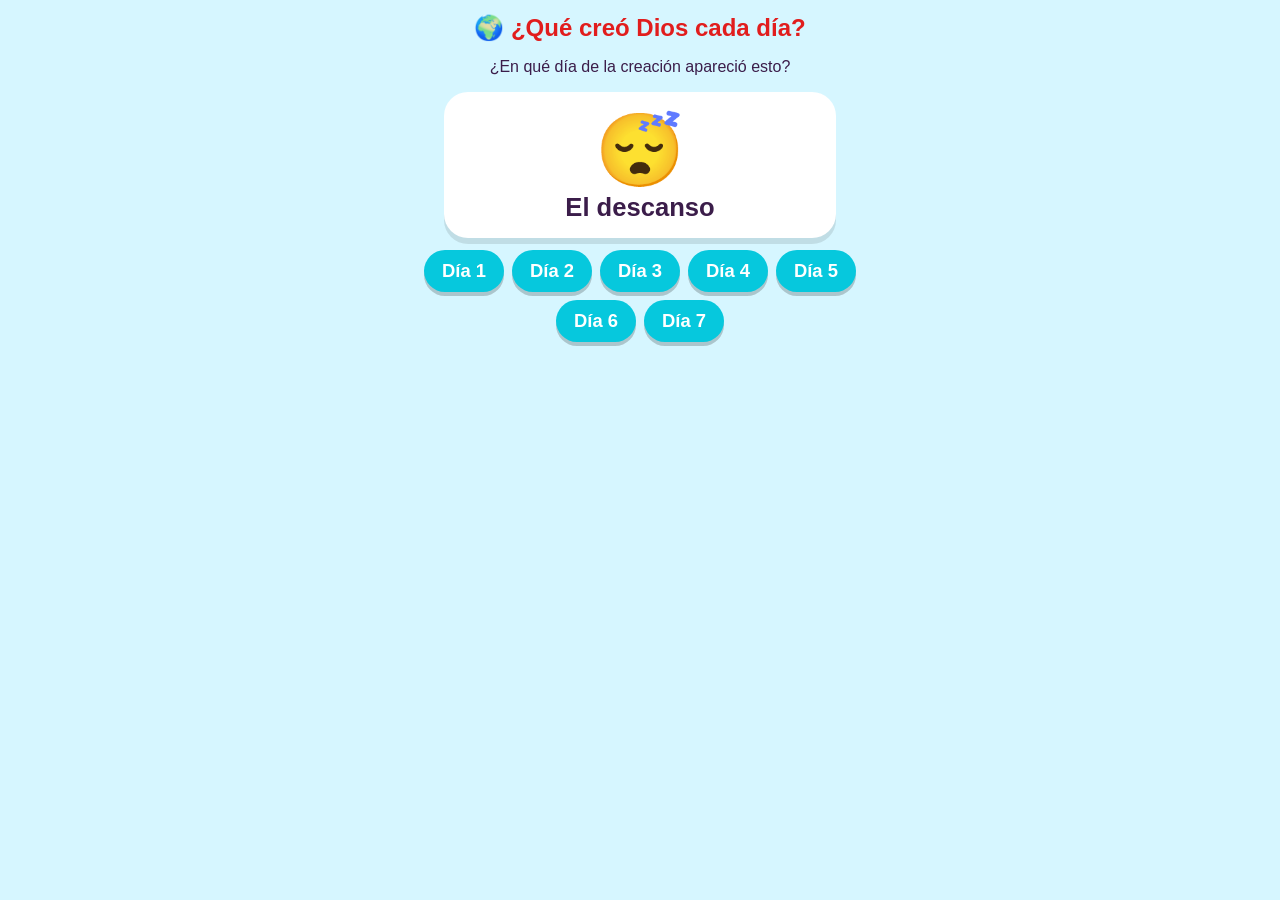
<file: assets/games/que-creo-dios.html>
<!DOCTYPE html><html lang="es"><head><meta charset="utf-8"><meta name="viewport" content="width=device-width,initial-scale=1">
<style>html,body{overflow-y:auto;-webkit-overflow-scrolling:touch}
body{margin:0;padding:14px;font-family:'Baloo 2','Trebuchet MS',sans-serif;background:#d6f6ff;color:#3b1d4a;text-align:center}
h1{padding:0 48px;margin:0 0 6px;color:#e11d1d;font-size:1.5rem}
#it{font-size:1.6rem;font-weight:800;background:#fff;border-radius:24px;padding:16px;max-width:360px;margin:12px auto;box-shadow:0 6px 0 rgba(0,0,0,.1)}
#it b{display:block;font-size:4.5rem}
#d{display:flex;flex-wrap:wrap;gap:8px;justify-content:center;max-width:460px;margin:auto}
#d button{font:inherit;font-weight:800;font-size:1.15rem;border:0;border-radius:999px;padding:10px 18px;color:#fff;background:#06c8dd;box-shadow:0 4px 0 rgba(0,0,0,.2);cursor:pointer}
#d button.r{background:#ff0a5c}
#m{min-height:34px;font-size:1.3rem;font-weight:800;margin:12px 0}
</style></head><body>
<h1>🌍 ¿Qué creó Dios cada día?</h1>
<p>¿En qué día de la creación apareció esto?</p>
<div id="it"></div><div id="d"></div><div id="m"></div>
<script>
const T=[["💡","La luz",1],["☁️","El cielo",2],["🌊","Los mares",3],["🌱","Las plantas",3],["☀️","El sol",4],["🌙","La luna",4],["⭐","Las estrellas",4],["🐟","Los peces",5],["🐦","Las aves",5],["🐘","Los animales de la tierra",6],["👫","Las personas",6],["😴","El descanso",7]];
let q,i,pts;
const $=s=>document.getElementById(s);
function ini(){q=[...T].sort(()=>Math.random()-.5).slice(0,10);i=0;pts=0;
  $("d").innerHTML=[1,2,3,4,5,6,7].map(n=>`<button onclick="res(${n})">Día ${n}</button>`).join("");sig()}
function sig(){
  if(i>=q.length){$("it").innerHTML=`<b>🏆</b>¡Terminaste!`;$("d").innerHTML=`<button class="r" onclick="ini()">Jugar otra vez</button>`;$("m").textContent=`Aciertos a la primera: ${pts} de ${q.length}`;return}
  $("it").innerHTML=`<b>${q[i][0]}</b>${q[i][1]}`;$("m").textContent="";fallo=false}
let fallo=false;
function res(n){
  if(i>=q.length)return;
  if(n==q[i][2]){if(!fallo)pts++;$("m").textContent="🎉 ¡Correcto!";i++;setTimeout(sig,900)}
  else{fallo=true;$("m").textContent="🤔 Inténtalo de nuevo"}
}
ini();
</script></body></html>
</file>
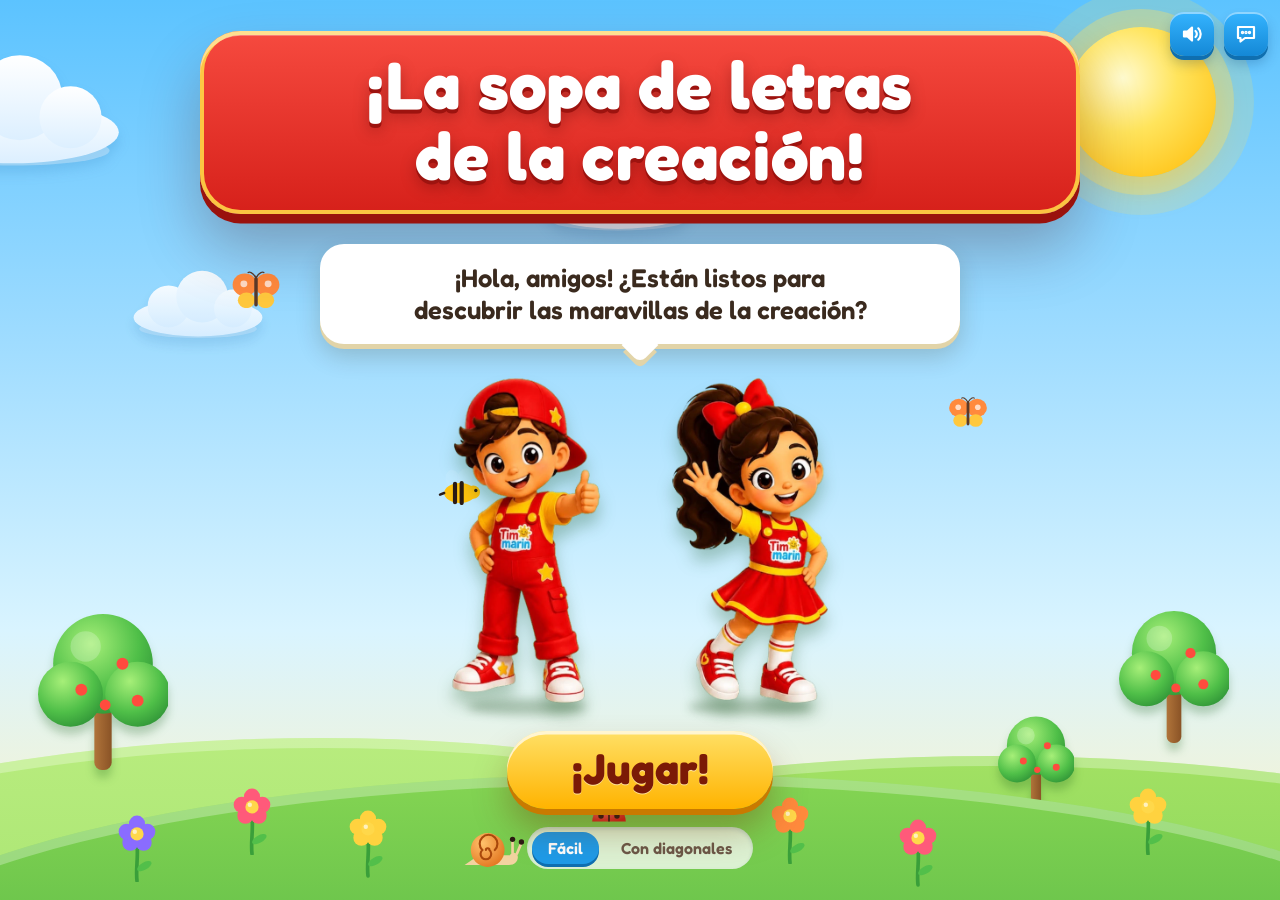
<file: assets/games/sopa-de-letras.html>
<!doctype html>
<html lang="es">
<head>
<meta charset="utf-8">
<meta name="viewport" content="width=device-width, initial-scale=1, viewport-fit=cover">
<meta name="description" content="Juego infantil de Tim Marín: encuentra las palabras de los días de la creación.">
<title>La sopa de letras de la creación</title>
<link rel="preconnect" href="https://fonts.googleapis.com">
<link rel="stylesheet" href="https://fonts.googleapis.com/css2?family=Fredoka:wght@500;600;700&family=Nunito:wght@600;700;800&display=swap">
<style>
/* Concepto: un jardín 3D de dibujos animados (cielo, colinas, árboles, flores y animalitos) con el tablero como pieza principal.
   Inicio: título en banner rojo, burbuja de bienvenida, Nico y Clau y un botón grande. Juego: solo el tablero y las palabras por día. */
:root{
  --sky-top:#5cc3ff; --sky-low:#d9f4ff; --sky-glow:#fff3c4;
  --red:#E4231F; --red-dark:#A9140F;
  --yellow:#FFC20E; --yellow-dark:#D98E00;
  --blue:#1E9BE8; --blue-dark:#0F6FB0;
  --ink:#3A2A1E; --ink-soft:#6B5848;
  --card:#FFFDF4; --card-edge:#E9D49A;
  --d1:#E58F00; --d2:#1E9BE8; --d3:#2FA84A; --d4:#F26B1D; --d5:#11A89A; --d6:#D6336C;
  --display:'Fredoka','Baloo 2',ui-rounded,'Arial Rounded MT Bold','Trebuchet MS',system-ui,sans-serif;
  --body:'Nunito',ui-rounded,'Trebuchet MS',system-ui,sans-serif;
  color-scheme:light;
}
*{box-sizing:border-box;-webkit-tap-highlight-color:transparent}
html,body{margin:0;height:100%}
body{font-family:var(--body);color:var(--ink);background:var(--sky-low);overflow-x:hidden}
[hidden]{display:none!important}
button{font:inherit;color:inherit;cursor:pointer;border:0;background:none}
button:focus-visible{outline:4px solid var(--blue);outline-offset:3px}
.sr{position:absolute;width:1px;height:1px;overflow:hidden;clip:rect(0 0 0 0);white-space:nowrap}

#app{position:relative;min-height:100%;height:100dvh;overflow:hidden;background:linear-gradient(180deg,var(--sky-top) 0%,#9fdcff 38%,var(--sky-low) 70%,var(--sky-glow) 100%)}

/* ---------- Escenario decorativo ---------- */
.scene{position:absolute;inset:0;overflow:hidden;pointer-events:none;z-index:0}
.sun{position:absolute;top:3dvh;right:5vw;width:clamp(70px,13vw,150px);aspect-ratio:1;border-radius:50%;
  background:radial-gradient(circle at 38% 34%,#fffbd0 0,#ffe45c 40%,#ffb800 100%);
  box-shadow:0 0 0 clamp(8px,1.6vw,18px) rgba(255,224,92,.35),0 0 0 clamp(18px,3.4vw,38px) rgba(255,224,92,.18),0 10px 30px rgba(255,170,0,.45)}
.cloud{position:absolute;width:clamp(110px,20vw,230px);height:auto;filter:drop-shadow(0 8px 6px rgba(40,110,170,.18));animation:drift 60s linear infinite}
.c1{top:6dvh;left:-8vw;animation-duration:70s}
.c2{top:17dvh;left:42vw;width:clamp(80px,14vw,160px);animation-duration:95s;animation-delay:-30s}
.c3{top:30dvh;left:10vw;width:clamp(70px,12vw,140px);animation-duration:85s;animation-delay:-52s;opacity:.9}
.c4{top:4dvh;left:60vw;width:clamp(70px,11vw,130px);animation-duration:110s;animation-delay:-70s;opacity:.85}
@keyframes drift{from{transform:translateX(-30vw)}to{transform:translateX(130vw)}}
.hill{position:absolute;border-radius:50%;box-shadow:inset 0 10px 0 rgba(255,255,255,.28)}
.h1{left:-35%;width:120%;height:62dvh;bottom:-44dvh;background:linear-gradient(#b8ec7e,#8fd95f)}
.h2{right:-40%;width:125%;height:58dvh;bottom:-42dvh;background:linear-gradient(#a2e163,#63c34f)}
.h3{left:-12%;width:125%;height:44dvh;bottom:-30dvh;background:linear-gradient(#85d553,#3fa83f)}
.tree{position:absolute;width:clamp(64px,11vw,130px);height:auto;filter:drop-shadow(0 8px 4px rgba(20,90,20,.25))}
.t1{left:3%;bottom:14dvh}.t2{right:4%;bottom:17dvh;width:clamp(56px,9vw,110px)}.t3{left:78%;bottom:10dvh;width:clamp(40px,6vw,76px)}
.flower{position:absolute;width:clamp(26px,4vw,44px);height:auto;transform-origin:50% 100%;animation:sway 4s ease-in-out infinite}
.f1{left:18%;bottom:5dvh;color:#ff5a7a}.f2{left:27%;bottom:2.5dvh;color:#ffd23f;animation-delay:-1s}
.f3{left:60%;bottom:4dvh;color:#ff8a3d;animation-delay:-2s}.f4{left:70%;bottom:1.5dvh;color:#ff5a7a;animation-delay:-.5s}
.f5{left:9%;bottom:2dvh;color:#8a6cff;animation-delay:-1.5s}.f6{left:88%;bottom:5dvh;color:#ffd23f;animation-delay:-2.5s}
@keyframes sway{0%,100%{transform:rotate(-4deg)}50%{transform:rotate(4deg)}}
.critter{position:absolute;height:auto}
.bf1{width:clamp(30px,4.6vw,52px);top:30dvh;left:18vw;animation:flutter 11s ease-in-out infinite}
.bf2{width:clamp(24px,3.6vw,42px);top:44dvh;left:74vw;animation:flutter 14s ease-in-out infinite reverse;animation-delay:-5s}
.wings{transform-box:fill-box;transform-origin:50% 50%;animation:flap .32s ease-in-out infinite alternate}
@keyframes flap{from{transform:scaleX(1)}to{transform:scaleX(.45)}}
@keyframes flutter{0%,100%{transform:translate(0,0)}25%{transform:translate(8vw,-4dvh)}50%{transform:translate(14vw,3dvh)}75%{transform:translate(5vw,6dvh)}}
.bee{width:clamp(30px,4.4vw,50px);top:52dvh;left:34vw;animation:flutter 16s ease-in-out infinite;animation-delay:-8s}
.bird{width:clamp(38px,5.4vw,64px);top:12dvh;left:-10vw;animation:fly 38s linear infinite;animation-delay:-12s}
@keyframes fly{from{transform:translate(0,0)}50%{transform:translate(70vw,-4dvh)}to{transform:translate(125vw,2dvh)}}
.lady{width:clamp(26px,3.6vw,40px);bottom:8.5dvh;left:46%;animation:crawl 12s ease-in-out infinite}
.snail{width:clamp(40px,5.6vw,64px);bottom:3.5dvh;left:36%;animation:crawl 26s ease-in-out infinite;animation-delay:-9s}
@keyframes crawl{0%,100%{transform:translateX(0)}50%{transform:translateX(7vw)}}

/* ---------- Pantallas ---------- */
.screen{position:relative;z-index:1;height:100%}
.iconbtn{position:relative;display:grid;place-items:center;width:44px;height:44px;border-radius:14px;color:#fff;
  background:linear-gradient(#35b4ff,#1488d6);box-shadow:0 4px 0 var(--blue-dark),0 8px 12px rgba(10,60,110,.25),inset 0 2px 0 rgba(255,255,255,.45);
  transition:transform .12s,box-shadow .12s}
.iconbtn:hover{transform:translateY(-2px)}
.iconbtn:active{transform:translateY(3px);box-shadow:0 1px 0 var(--blue-dark),0 3px 6px rgba(10,60,110,.25),inset 0 2px 0 rgba(255,255,255,.45)}
.iconbtn.warm{background:linear-gradient(#ffd54a,#ffb300);color:#7a3d00;box-shadow:0 4px 0 var(--yellow-dark),0 8px 12px rgba(120,70,0,.25),inset 0 2px 0 rgba(255,255,255,.6)}
.iconbtn.warm:active{box-shadow:0 1px 0 var(--yellow-dark),0 3px 6px rgba(120,70,0,.25),inset 0 2px 0 rgba(255,255,255,.6)}
.ico{width:24px;height:24px;display:block}
.iconbtn.off{background:linear-gradient(#b9c6d3,#93a3b3);box-shadow:0 4px 0 #6f8093,0 8px 12px rgba(10,60,110,.2),inset 0 2px 0 rgba(255,255,255,.45)}
.iconbtn.off::after{content:'';position:absolute;width:62%;height:4px;border-radius:4px;background:var(--red);box-shadow:0 0 0 2px #fff;transform:rotate(-45deg)}

/* Inicio */
.start{display:flex;flex-direction:column;align-items:center;justify-content:flex-start;gap:clamp(8px,2dvh,20px);padding:max(12px,2dvh) 16px;text-align:center;overflow:auto}
.topbtns{position:absolute;top:12px;right:12px;display:flex;gap:10px;z-index:3}
.banner{margin:0;max-width:min(92vw,880px);font:700 clamp(1.8rem,6vw,4.2rem)/1.05 var(--display);color:#fff;letter-spacing:.01em;text-wrap:balance;
  padding:.28em .7em .34em;border-radius:.6em;background:linear-gradient(#f64a3f,#d6201a);
  text-shadow:0 .06em 0 #9d130f,0 .1em .22em rgba(80,0,0,.35);
  box-shadow:0 .14em 0 #9a120d,0 .5em .9em rgba(80,10,0,.28),inset 0 .07em 0 rgba(255,255,255,.4),inset 0 0 0 .06em rgba(255,214,70,.9);
  animation:bannerIn .8s cubic-bezier(.2,1.4,.4,1) both}
@keyframes bannerIn{from{transform:translateY(-30px) scale(.85);opacity:0}to{transform:none;opacity:1}}
.bubble{position:relative;max-width:min(88vw,640px);padding:.7em 1.1em;border-radius:24px;background:#fff;color:var(--ink);
  font:600 clamp(1.05rem,2.6vw,1.6rem)/1.25 var(--display);box-shadow:0 5px 0 #e2d4a8,0 12px 24px rgba(60,40,0,.2);text-wrap:balance;animation:bannerIn .8s .15s cubic-bezier(.2,1.4,.4,1) both}
.bubble::after{content:'';position:absolute;left:50%;bottom:-14px;width:26px;height:26px;background:#fff;transform:translateX(-50%) rotate(45deg);border-radius:0 0 8px 0;box-shadow:5px 5px 0 -1px #e2d4a8}
.duo{display:flex;align-items:flex-end;justify-content:center;gap:clamp(6px,5vw,70px);margin-top:6px}
.who{position:relative;margin:0;display:flex;justify-content:center;animation:bob 3.2s ease-in-out infinite}
.who.clau{animation-delay:-1.4s}
.who img{display:block;width:auto;height:auto;max-width:42vw;max-height:clamp(170px,37dvh,420px);user-select:none;-webkit-user-drag:none;filter:drop-shadow(0 12px 8px rgba(20,80,20,.28))}
.who::after{content:'';position:absolute;left:12%;right:12%;bottom:-8px;height:16px;border-radius:50%;background:rgba(20,70,20,.28);filter:blur(5px);z-index:-1}
@keyframes bob{0%,100%{transform:translateY(0)}50%{transform:translateY(-8px)}}
.play{position:relative;margin-top:6px;padding:.32em 1.5em .4em;border-radius:999px;font:700 clamp(1.7rem,4.6vw,2.7rem)/1.1 var(--display);color:#7b1a06;
  background:linear-gradient(#ffe066,#ffb300);box-shadow:0 .14em 0 #c97a00,0 .5em .8em rgba(110,50,0,.35),inset 0 .08em 0 rgba(255,255,255,.7);
  text-shadow:0 1px 0 rgba(255,255,255,.55);transition:transform .12s,box-shadow .12s;animation:pulse 2.2s ease-in-out infinite}
.play:hover{transform:translateY(-3px) scale(1.03)}
.play:active{transform:translateY(.1em);box-shadow:0 .04em 0 #c97a00,0 .2em .4em rgba(110,50,0,.35),inset 0 .08em 0 rgba(255,255,255,.7)}
@keyframes pulse{0%,100%{filter:drop-shadow(0 0 0 rgba(255,200,40,0))}50%{filter:drop-shadow(0 0 14px rgba(255,200,40,.95))}}
.modes{display:flex;gap:6px;padding:5px;border-radius:999px;background:rgba(255,255,255,.75);box-shadow:inset 0 2px 4px rgba(0,60,100,.15)}
.modes button{padding:.35em 1em;border-radius:999px;font:600 1rem var(--display);color:var(--ink-soft)}
.modes button[aria-pressed="true"]{background:var(--blue);color:#fff;box-shadow:0 3px 0 var(--blue-dark)}

/* Juego */
#app{--bs:min(calc(100vw - 24px),calc(100dvh - 270px),760px)}
.game{display:flex;flex-direction:column}
.hdr{display:flex;align-items:center;gap:6px;padding:8px 12px 6px;min-height:58px}
.hdr .grow{flex:1;min-width:0;text-align:center;font:700 clamp(1rem,2.6vw,1.5rem)/1.1 var(--display);color:#fff;text-shadow:0 2px 0 rgba(15,90,150,.55);text-wrap:balance}
.hdr .grp{display:flex;gap:6px;align-items:center}
.count{display:flex;align-items:center;gap:4px;padding:5px 12px 5px 8px;border-radius:999px;background:#fff;font:700 1.15rem var(--display);color:var(--ink);box-shadow:0 4px 0 #e2d4a8,0 8px 12px rgba(60,40,0,.18);font-variant-numeric:tabular-nums;white-space:nowrap}
.count svg{width:22px;height:22px}
.count.bump{animation:bump .5s}
@keyframes bump{40%{transform:scale(1.25)}}
.main{flex:1;min-height:0;display:flex;flex-direction:column;align-items:center;gap:14px;padding:6px 12px 12px}
.board{--n:10;width:var(--bs);height:var(--bs);flex:none;display:grid;grid-template-columns:repeat(var(--n),1fr);grid-template-rows:repeat(var(--n),1fr);
  gap:clamp(2px,.55vw,5px);padding:clamp(6px,1.5vw,14px);border-radius:clamp(18px,3vw,30px);background:linear-gradient(#fffef6,#fff2c9);
  box-shadow:0 .5rem 0 #d3a845,0 1.4rem 2rem rgba(60,40,0,.3),inset 0 3px 0 #fff;touch-action:none;user-select:none;-webkit-user-select:none;-webkit-touch-callout:none}
.cell{display:grid;place-items:center;border-radius:clamp(6px,1.4vw,13px);background:#fff;color:var(--ink);cursor:pointer;
  font:700 calc(var(--bs)/var(--n)*.54)/1 var(--display);box-shadow:inset 0 -3px 0 #ecdcae,inset 0 2px 0 #fff;transition:transform .12s,background .12s,color .12s}
.cell.sel{background:#FFE066;box-shadow:inset 0 -3px 0 #e0b400,0 3px 8px rgba(120,80,0,.3);transform:scale(1.08);position:relative;z-index:2}
.cell.anchor{outline:3px dashed var(--blue);outline-offset:-3px}
.cell.f{color:#fff;background:var(--dc);text-shadow:0 2px 0 rgba(0,0,0,.28);box-shadow:inset 0 -3px 0 rgba(0,0,0,.22),inset 0 2px 0 rgba(255,255,255,.35)}
.d1{--dc:var(--d1)}.d2{--dc:var(--d2)}.d3{--dc:var(--d3)}.d4{--dc:var(--d4)}.d5{--dc:var(--d5)}.d6{--dc:var(--d6)}
.cell.pop{animation:pop .5s cubic-bezier(.3,1.7,.5,1) both;animation-delay:calc(var(--i)*55ms)}
@keyframes pop{0%{transform:scale(.6)}60%{transform:scale(1.18)}100%{transform:scale(1)}}
.cell.shake{animation:shake .36s}
@keyframes shake{20%{transform:translateX(-4px)}40%{transform:translateX(4px)}60%{transform:translateX(-3px)}80%{transform:translateX(3px)}}
.cell.hint{animation:hint .7s ease-in-out 3;background:#bfe9ff}
@keyframes hint{50%{transform:scale(1.25);background:#7dd3ff}}
.panel{width:min(100%,640px);flex:1;min-height:0;overflow:auto;display:grid;grid-template-columns:repeat(auto-fit,minmax(140px,1fr));gap:8px;align-content:start;padding:2px 2px 8px}
.day{padding:6px 8px 8px;border-radius:16px;background:rgba(255,255,255,.88);box-shadow:0 4px 0 var(--dc),0 8px 14px rgba(40,70,0,.18)}
.day h3{margin:0 0 5px;display:flex;align-items:center;gap:6px;font:700 .82rem var(--display);letter-spacing:.06em;text-transform:uppercase;color:var(--dc)}
.day h3 span{padding:.1em .6em;border-radius:999px;background:var(--dc);color:#fff;letter-spacing:.04em}
.words{display:flex;flex-wrap:wrap;gap:5px}
.word{padding:.18em .7em;border-radius:999px;background:#fff;border:2px solid #e8dcb8;box-shadow:0 3px 0 #e8dcb8;font:600 1rem/1.25 var(--display);letter-spacing:.04em;color:var(--ink)}
.word.found{background:var(--dc);border-color:var(--dc);color:#fff;box-shadow:0 3px 0 rgba(0,0,0,.25);text-shadow:0 1px 0 rgba(0,0,0,.25)}
.word.found::before{content:'✓ '}
.word:active{transform:translateY(2px)}

/* Tarjeta de aprendizaje */
.sheet{position:fixed;left:50%;bottom:12px;z-index:30;width:min(580px,calc(100vw - 24px));transform:translate(-50%,160%);transition:transform .4s cubic-bezier(.2,1.25,.4,1)}
.sheet.open{transform:translate(-50%,0)}
.sheet-in{display:flex;gap:12px;align-items:flex-start;padding:12px 14px 14px;border-radius:22px;background:var(--card);border-top:8px solid var(--dc);box-shadow:0 12px 34px rgba(30,40,70,.4)}
.sheet .emo{flex:none;width:58px;height:58px;display:grid;place-items:center;border-radius:50%;background:var(--dc);font-size:30px;box-shadow:inset 0 -4px 0 rgba(0,0,0,.18),inset 0 3px 0 rgba(255,255,255,.4)}
.sheet .txt{flex:1;min-width:0}
.sheet .praise{font:700 1.35rem/1.1 var(--display);color:var(--dc)}
.sheet .meta{font:700 .8rem var(--display);letter-spacing:.06em;text-transform:uppercase;color:var(--ink-soft);margin:2px 0 4px}
.sheet p{margin:0;font:700 1.02rem/1.35 var(--body)}
.sheet .acts{display:flex;flex-direction:column;gap:6px}
.sheet .iconbtn{width:38px;height:38px;border-radius:12px}
.sheet .iconbtn .ico{width:20px;height:20px}
.toast{position:fixed;top:68px;left:50%;transform:translateX(-50%);z-index:40;padding:.5em 1.1em;border-radius:999px;background:#fff;color:var(--ink);font:700 1.15rem var(--display);box-shadow:0 6px 0 #e2d4a8,0 12px 24px rgba(0,0,0,.25);animation:toast .35s cubic-bezier(.2,1.5,.4,1);white-space:nowrap;max-width:94vw}
@keyframes toast{from{transform:translate(-50%,-20px) scale(.8);opacity:0}}
.fly{position:fixed;left:0;top:0;z-index:60;font-size:34px;pointer-events:none;will-change:transform}

/* Ventanas */
.modal{position:fixed;inset:0;z-index:70;display:grid;place-items:center;padding:16px;background:rgba(20,50,90,.55);backdrop-filter:blur(3px)}
.mcard{width:min(520px,100%);max-height:calc(100dvh - 32px);overflow:auto;padding:20px 20px 22px;border-radius:28px;background:var(--card);box-shadow:0 .4rem 0 var(--card-edge),0 24px 50px rgba(0,0,0,.4);animation:bannerIn .45s cubic-bezier(.2,1.4,.4,1)}
.mcard h2{margin:0 0 10px;font:700 1.7rem/1.1 var(--display);color:var(--red);text-align:center}
.steps{margin:0 0 16px;padding:0;list-style:none;display:grid;gap:10px;counter-reset:s}
.steps li{display:flex;gap:12px;align-items:center;font:700 1.08rem/1.3 var(--body);counter-increment:s}
.steps li::before{content:counter(s);flex:none;width:36px;height:36px;display:grid;place-items:center;border-radius:50%;background:var(--blue);color:#fff;font:700 1.2rem var(--display);box-shadow:0 3px 0 var(--blue-dark)}
.mrow{display:flex;gap:10px;justify-content:center;flex-wrap:wrap}
.btn{padding:.5em 1.2em .55em;border-radius:999px;font:700 1.25rem/1.1 var(--display);color:#fff;background:linear-gradient(#35b4ff,#1488d6);box-shadow:0 .14em 0 var(--blue-dark),0 .5em .8em rgba(10,60,110,.25),inset 0 .07em 0 rgba(255,255,255,.45);transition:transform .12s}
.btn:active{transform:translateY(.12em)}
.btn.red{background:linear-gradient(#f64a3f,#d6201a);box-shadow:0 .14em 0 var(--red-dark),0 .5em .8em rgba(110,10,0,.25),inset 0 .07em 0 rgba(255,255,255,.4)}
.btn.gold{color:#7b1a06;background:linear-gradient(#ffe066,#ffb300);box-shadow:0 .14em 0 #c97a00,0 .5em .8em rgba(110,50,0,.3),inset 0 .07em 0 rgba(255,255,255,.7)}
.btn.ghost{color:var(--ink);background:#fff;box-shadow:0 .14em 0 #e2d4a8,0 .5em .8em rgba(60,40,0,.15)}

/* Pantalla final */
.start>.banner,.final>h2{margin-top:auto}.start>.modes,.final>.mrow{margin-bottom:auto}
.bubble{margin:12px 0 6px}
.final{display:flex;flex-direction:column;align-items:center;justify-content:flex-start;gap:clamp(8px,1.8dvh,18px);padding:max(12px,2dvh) 16px;text-align:center;overflow:auto}
.final h2{margin:0;font:700 clamp(2rem,6.4vw,4rem)/1.05 var(--display);color:#fff;text-shadow:0 .06em 0 #9d130f,0 .1em .2em rgba(80,0,0,.4)}
.final .banner{animation:none;font-size:clamp(1.5rem,4.4vw,2.6rem)}
.final .sub{max-width:min(92vw,640px);padding:.6em 1em;border-radius:22px;background:#fff;font:600 clamp(1.05rem,2.4vw,1.4rem)/1.3 var(--display);box-shadow:0 5px 0 #e2d4a8,0 12px 24px rgba(60,40,0,.2);text-wrap:balance}
.final .sub small{display:block;margin-top:.3em;font:700 .95rem/1.35 var(--body);color:var(--ink-soft)}
.stars{display:flex;flex-wrap:wrap;justify-content:center;gap:2px;max-width:min(92vw,520px)}
.stars svg{width:clamp(26px,5.4vw,40px);height:clamp(26px,5.4vw,40px);animation:starIn .5s cubic-bezier(.3,1.7,.5,1) both;animation-delay:calc(var(--i)*90ms)}
@keyframes starIn{from{transform:scale(0) rotate(-90deg)}}
.final .duo .who img{max-height:clamp(150px,30dvh,340px)}
.confetti{position:fixed;inset:0;width:100%;height:100%;z-index:50;pointer-events:none}

@media (min-aspect-ratio:5/4){
  #app{--bs:min(calc(100dvh - 104px),calc(100vw - 460px),800px)}
  .main{flex-direction:row;justify-content:center;align-items:center;gap:28px;padding-bottom:20px}
  .panel{width:min(400px,calc(100vw - var(--bs) - 80px));flex:none;max-height:100%;align-self:center}
  .sheet{left:auto;right:12px;width:min(400px,calc(100vw - var(--bs) - 80px));transform:translateY(160%)}
  .sheet.open{transform:none}
}
@media (max-width:420px){
  .hdr{gap:4px;padding:8px 8px 6px}.hdr .grow{display:none}.hdr .spacer{flex:1}
  .iconbtn{width:40px;height:40px;border-radius:12px}.hdr .grp{gap:4px}
  .count{font-size:1.05rem;padding:4px 10px 4px 6px}
  .main{padding-inline:12px}
}
@media (min-width:421px){.hdr .spacer{display:none}}
@media (max-height:520px) and (min-aspect-ratio:5/4){
  .hdr{min-height:48px;padding-block:4px}#app{--bs:min(calc(100dvh - 78px),calc(100vw - 440px))}
  .start,.final{gap:5px;padding-block:6px}
  .banner{font-size:1.35rem}.final h2{font-size:1.6rem}.final .banner{font-size:1.1rem}
  .bubble{font-size:.95rem;padding:.35em .9em;margin:8px 0 2px}.bubble::after{bottom:-10px;width:18px;height:18px}
  .who img,.final .duo .who img{max-height:26dvh}.play{font-size:1.5rem}.btn{font-size:1rem}
  .modes button{padding:.15em .8em;font-size:.9rem}.final .sub{font-size:.9rem;padding:.3em .8em}.final .sub small{font-size:.8rem}
  .stars svg{width:20px;height:20px}
}
@media (prefers-reduced-motion:reduce){
  *,*::before,*::after{animation-duration:.01ms!important;animation-iteration-count:1!important;transition-duration:.01ms!important}
  .cloud,.bird,.bee,.bf1,.bf2{display:none}
}
</style>

</head>
<body>
<div id="app">

<!-- Dibujos reutilizables -->
<svg width="0" height="0" style="position:absolute" aria-hidden="true" focusable="false">
  <defs>
    <linearGradient id="gCloud" x1="0" y1="0" x2="0" y2="1"><stop offset="0" stop-color="#ffffff"/><stop offset="1" stop-color="#dcefff"/></linearGradient>
    <radialGradient id="gTree" cx=".38" cy=".3" r=".8"><stop offset="0" stop-color="#a6ef78"/><stop offset=".6" stop-color="#4fbf48"/><stop offset="1" stop-color="#2c8f35"/></radialGradient>
    <linearGradient id="gTrunk" x1="0" y1="0" x2="1" y2="0"><stop offset="0" stop-color="#b0743a"/><stop offset="1" stop-color="#8a5326"/></linearGradient>
    <radialGradient id="gShell" cx=".35" cy=".3" r=".8"><stop offset="0" stop-color="#ffc16b"/><stop offset="1" stop-color="#e2731d"/></radialGradient>
    <radialGradient id="gRed" cx=".35" cy=".3" r=".8"><stop offset="0" stop-color="#ff7468"/><stop offset="1" stop-color="#d6201a"/></radialGradient>

    <g id="cloud">
      <ellipse cx="100" cy="84" rx="84" ry="13" fill="#bfe0f7" opacity=".55"/>
      <g fill="url(#gCloud)"><ellipse cx="100" cy="68" rx="92" ry="27"/><circle cx="58" cy="52" r="30"/><circle cx="106" cy="38" r="37"/><circle cx="150" cy="55" r="27"/></g>
    </g>
    <g id="tree">
      <rect x="52" y="94" width="16" height="62" rx="7" fill="url(#gTrunk)"/>
      <g fill="url(#gTree)"><circle cx="60" cy="58" r="46"/><circle cx="30" cy="86" r="30"/><circle cx="92" cy="86" r="30"/></g>
      <circle cx="44" cy="42" r="14" fill="#fff" opacity=".22"/>
      <g fill="#ff4b3e"><circle cx="40" cy="82" r="5.5"/><circle cx="78" cy="58" r="5.5"/><circle cx="92" cy="92" r="5.5"/><circle cx="62" cy="96" r="5"/></g>
    </g>
    <g id="flower">
      <path d="M30 98C28 82 32 66 30 48" stroke="#3a9f3a" stroke-width="5" stroke-linecap="round" fill="none"/>
      <ellipse cx="40" cy="78" rx="11" ry="5" transform="rotate(-30 40 78)" fill="#52bf4a"/>
      <g fill="currentColor"><circle cx="30" cy="20" r="11"/><circle cx="44" cy="31" r="11"/><circle cx="39" cy="46" r="11"/><circle cx="21" cy="46" r="11"/><circle cx="16" cy="31" r="11"/></g>
      <circle cx="30" cy="34" r="9" fill="#FFD84A"/><circle cx="27" cy="31" r="3" fill="#fff" opacity=".65"/>
    </g>
    <g id="butterfly">
      <g class="wings">
        <ellipse cx="17" cy="17" rx="14" ry="13" fill="#ff8a3d"/><ellipse cx="43" cy="17" rx="14" ry="13" fill="#ff8a3d"/>
        <ellipse cx="19" cy="35" rx="10" ry="9" fill="#ffc83d"/><ellipse cx="41" cy="35" rx="10" ry="9" fill="#ffc83d"/>
        <circle cx="16" cy="16" r="4" fill="#fff" opacity=".7"/><circle cx="44" cy="16" r="4" fill="#fff" opacity=".7"/>
      </g>
      <rect x="28" y="8" width="4" height="34" rx="2" fill="#5b3a29"/>
      <path d="M30 9C26 2 22 2 21 3M30 9C34 2 38 2 39 3" stroke="#5b3a29" stroke-width="1.6" fill="none" stroke-linecap="round"/>
    </g>
    <g id="ladybug">
      <path d="M4 32a21 21 0 0 1 42 0z" fill="url(#gRed)"/>
      <path d="M25 11v21" stroke="#2a1a14" stroke-width="2"/>
      <g fill="#2a1a14"><circle cx="15" cy="25" r="3.4"/><circle cx="35" cy="25" r="3.4"/><circle cx="21" cy="16" r="2.6"/><circle cx="29" cy="16" r="2.6"/></g>
      <path d="M17 12a9 8 0 0 1 16 0z" fill="#2a1a14"/>
    </g>
    <g id="bee">
      <ellipse cx="22" cy="14" rx="9" ry="12" fill="#bfe9ff" opacity=".85" transform="rotate(-20 22 14)"/>
      <ellipse cx="36" cy="12" rx="9" ry="12" fill="#bfe9ff" opacity=".85" transform="rotate(15 36 12)"/>
      <ellipse cx="30" cy="30" rx="19" ry="12" fill="#FFC20E"/>
      <path d="M24 19v22M32 18v24" stroke="#2a1a14" stroke-width="5" stroke-linecap="round"/>
      <circle cx="46" cy="29" r="8" fill="#FFC20E"/><circle cx="49" cy="27" r="2" fill="#2a1a14"/>
      <path d="M11 30l-5 2" stroke="#2a1a14" stroke-width="3" stroke-linecap="round"/>
    </g>
    <g id="snail">
      <path d="M4 44h50c6 0 10-4 10-9 0-3-2-5-5-5-2 0-3 1-4 3H20z" fill="#f2d3a0"/>
      <path d="M58 30V16M63 31l5-12" stroke="#f2d3a0" stroke-width="3" stroke-linecap="round"/>
      <circle cx="58" cy="15" r="3" fill="#2a1a14"/><circle cx="68" cy="18" r="3" fill="#2a1a14"/>
      <circle cx="30" cy="27" r="19" fill="url(#gShell)"/>
      <path d="M30 27m-2 0a2 2 0 1 1 4 0 6 6 0 1 1-8 0 10 10 0 1 1 14 0" stroke="#a9480c" stroke-width="2.4" fill="none" stroke-linecap="round"/>
    </g>
    <g id="bird">
      <path d="M6 28 0 22l10 1z" fill="#1488d6"/>
      <ellipse cx="34" cy="28" rx="26" ry="16" fill="#35b4ff"/>
      <ellipse cx="34" cy="34" rx="18" ry="9" fill="#e8f7ff"/>
      <path d="M22 24c8-12 22-12 28-4-8 0-14 4-18 10z" fill="#1488d6"/>
      <circle cx="53" cy="21" r="12" fill="#35b4ff"/><circle cx="57" cy="19" r="3.4" fill="#fff"/><circle cx="58" cy="19" r="1.8" fill="#2a1a14"/>
      <path d="M63 22l9 3-9 4z" fill="#ffb300"/>
    </g>
    <g id="star"><path d="M12 1.8l3 6.6 7.2.8-5.4 4.9 1.5 7.1L12 17.4 5.7 21.2l1.5-7.1L1.8 9.2 9 8.4z" fill="#FFC20E" stroke="#E09A00" stroke-width="1.4" stroke-linejoin="round"/><path d="M12 5.2l1.6 3.9" stroke="#fff" stroke-width="1.6" stroke-linecap="round" opacity=".7"/></g>

    <g id="i-home" fill="none" stroke="currentColor" stroke-width="2.3" stroke-linecap="round" stroke-linejoin="round"><path d="M3 11.5 12 4l9 7.5M5.5 10v9.5h13V10M10 19.5v-5h4v5"/></g>
    <g id="i-restart" fill="none" stroke="currentColor" stroke-width="2.3" stroke-linecap="round" stroke-linejoin="round"><path d="M20 12a8 8 0 1 1-2.6-5.9M20 4v5h-5"/></g>
    <g id="i-sound" fill="none" stroke="currentColor" stroke-width="2.2" stroke-linecap="round" stroke-linejoin="round"><path d="M4 9.5v5h3.5L12 18.5v-13L7.5 9.5H4z" fill="currentColor"/><path d="M15.5 9a4 4 0 0 1 0 6M18.3 6.3a8 8 0 0 1 0 11.4"/></g>
    <g id="i-voice" fill="none" stroke="currentColor" stroke-width="2.2" stroke-linecap="round" stroke-linejoin="round"><path d="M4 5h16v11H11l-4.5 3.5V16H4z"/><circle cx="8.5" cy="10.5" r=".6" fill="currentColor"/><circle cx="12" cy="10.5" r=".6" fill="currentColor"/><circle cx="15.5" cy="10.5" r=".6" fill="currentColor"/></g>
    <g id="i-help" fill="none" stroke="currentColor" stroke-width="2.3" stroke-linecap="round" stroke-linejoin="round"><circle cx="12" cy="12" r="9"/><path d="M9.5 9.6a2.6 2.6 0 1 1 3.6 2.4c-.8.4-1.1.9-1.1 1.8M12 17.2v.1"/></g>
    <g id="i-bulb" fill="none" stroke="currentColor" stroke-width="2.2" stroke-linecap="round" stroke-linejoin="round"><path d="M9 18h6M10 21h4M12 3a6 6 0 0 0-3.5 10.9c.6.5 1 1.2 1 2.1h5c0-.9.4-1.6 1-2.1A6 6 0 0 0 12 3z"/></g>
    <g id="i-close" fill="none" stroke="currentColor" stroke-width="2.6" stroke-linecap="round"><path d="M6 6l12 12M18 6 6 18"/></g>
  </defs>
</svg>

<!-- Jardín decorativo -->
<div class="scene" aria-hidden="true">
  <div class="sun"></div>
  <svg class="cloud c1" viewBox="0 0 200 100"><use href="#cloud"/></svg>
  <svg class="cloud c2" viewBox="0 0 200 100"><use href="#cloud"/></svg>
  <svg class="cloud c3" viewBox="0 0 200 100"><use href="#cloud"/></svg>
  <svg class="cloud c4" viewBox="0 0 200 100"><use href="#cloud"/></svg>
  <svg class="critter bird" viewBox="0 0 72 48"><use href="#bird"/></svg>
  <div class="hill h1"></div><div class="hill h2"></div>
  <svg class="tree t1" viewBox="0 0 120 160"><use href="#tree"/></svg>
  <svg class="tree t2" viewBox="0 0 120 160"><use href="#tree"/></svg>
  <svg class="tree t3" viewBox="0 0 120 160"><use href="#tree"/></svg>
  <div class="hill h3"></div>
  <svg class="flower f1" viewBox="0 0 60 100"><use href="#flower"/></svg>
  <svg class="flower f2" viewBox="0 0 60 100"><use href="#flower"/></svg>
  <svg class="flower f3" viewBox="0 0 60 100"><use href="#flower"/></svg>
  <svg class="flower f4" viewBox="0 0 60 100"><use href="#flower"/></svg>
  <svg class="flower f5" viewBox="0 0 60 100"><use href="#flower"/></svg>
  <svg class="flower f6" viewBox="0 0 60 100"><use href="#flower"/></svg>
  <svg class="critter lady" viewBox="0 0 50 34"><use href="#ladybug"/></svg>
  <svg class="critter snail" viewBox="0 0 72 48"><use href="#snail"/></svg>
  <svg class="critter bf1" viewBox="0 0 60 44"><use href="#butterfly"/></svg>
  <svg class="critter bf2" viewBox="0 0 60 44"><use href="#butterfly"/></svg>
  <svg class="critter bee" viewBox="0 0 60 44"><use href="#bee"/></svg>
</div>

<!-- Pantalla de inicio -->
<main id="start" class="screen start">
  <div class="topbtns">
    <button class="iconbtn" data-toggle="sound" aria-label="Sonidos" title="Sonidos"><svg class="ico"><use href="#i-sound"/></svg></button>
    <button class="iconbtn" data-toggle="voice" aria-label="Voz" title="Voz"><svg class="ico"><use href="#i-voice"/></svg></button>
  </div>
  <h1 class="banner">¡La sopa de letras de la creación!</h1>
  <p class="bubble">¡Hola, amigos! ¿Están listos para descubrir las maravillas de la creación?</p>
  <div class="duo">
    <figure class="who nico"><img id="imgNico" src="[data-uri]" alt="Nico, personaje de Tim Marín" width="356" height="760" draggable="false"></figure>
    <figure class="who clau"><img id="imgClau" src="[data-uri]" alt="Clau, personaje de Tim Marín" width="373" height="760" draggable="false"></figure>
  </div>
  <button id="playBtn" class="play" type="button">¡Jugar!</button>
  <div class="modes" role="group" aria-label="Nivel de dificultad">
    <button type="button" data-mode="easy" aria-pressed="true">Fácil</button>
    <button type="button" data-mode="diag" aria-pressed="false">Con diagonales</button>
  </div>
</main>

<!-- Pantalla del juego (sin personajes) -->
<section id="game" class="screen game" hidden>
  <header class="hdr">
    <div class="grp">
      <button class="iconbtn" id="homeBtn" aria-label="Volver al inicio" title="Inicio"><svg class="ico"><use href="#i-home"/></svg></button>
      <div class="count" id="count" aria-label="Palabras encontradas"><svg viewBox="0 0 24 24"><use href="#star"/></svg><span id="countTxt">0 / 11</span></div>
    </div>
    <div class="grow">La sopa de letras de la creación</div>
    <div class="spacer"></div>
    <div class="grp">
      <button class="iconbtn warm" id="hintBtn" aria-label="Dame una pista" title="Pista"><svg class="ico"><use href="#i-bulb"/></svg></button>
      <button class="iconbtn" id="helpBtn" aria-label="Escuchar las instrucciones" title="Instrucciones"><svg class="ico"><use href="#i-help"/></svg></button>
      <button class="iconbtn" id="restartBtn" aria-label="Reiniciar el juego" title="Reiniciar"><svg class="ico"><use href="#i-restart"/></svg></button>
      <button class="iconbtn" data-toggle="sound" aria-label="Sonidos" title="Sonidos"><svg class="ico"><use href="#i-sound"/></svg></button>
      <button class="iconbtn" data-toggle="voice" aria-label="Voz" title="Voz"><svg class="ico"><use href="#i-voice"/></svg></button>
    </div>
  </header>
  <div class="main">
    <div id="board" class="board" role="application" aria-label="Sopa de letras. Arrastra desde la primera hasta la última letra de cada palabra."></div>
    <div id="panel" class="panel" aria-label="Palabras por día de la creación"></div>
  </div>
</section>

<!-- Pantalla final -->
<section id="final" class="screen final" hidden>
  <h2>¡Felicitaciones!</h2>
  <p class="banner">Descubriste las maravillas de la creación</p>
  <div class="stars" id="finalStars" aria-label="Ganaste todas las estrellas"></div>
  <div class="duo">
    <figure class="who nico"><img id="finNico" alt="Nico, personaje de Tim Marín" width="356" height="760" draggable="false"></figure>
    <figure class="who clau"><img id="finClau" alt="Clau, personaje de Tim Marín" width="373" height="760" draggable="false"></figure>
  </div>
  <p class="sub">En seis días Dios hizo la luz, el cielo, la tierra, el mar, las plantas, el sol, la luna, las estrellas, los peces, las aves y los animales.
    <small>Génesis 2:2-3 cuenta que en el séptimo día Dios descansó y bendijo ese día.</small></p>
  <div class="mrow">
    <button class="btn gold" id="againBtn" type="button">¡Jugar otra vez!</button>
    <button class="btn ghost" id="finHomeBtn" type="button">Inicio</button>
  </div>
</section>

<!-- Tarjeta con la explicación de cada palabra -->
<aside id="sheet" class="sheet" role="status" aria-live="polite">
  <div class="sheet-in">
    <div class="emo" id="shEmo" aria-hidden="true">💡</div>
    <div class="txt"><div class="praise" id="shPraise"></div><div class="meta" id="shMeta"></div><p id="shText"></p></div>
    <div class="acts">
      <button class="iconbtn" id="shClose" aria-label="Cerrar"><svg class="ico"><use href="#i-close"/></svg></button>
      <button class="iconbtn warm" id="shSpeak" aria-label="Escuchar otra vez"><svg class="ico"><use href="#i-sound"/></svg></button>
    </div>
  </div>
</aside>

<!-- Instrucciones -->
<div id="helpModal" class="modal" hidden role="dialog" aria-modal="true" aria-labelledby="helpTitle">
  <div class="mcard">
    <h2 id="helpTitle">¿Cómo se juega?</h2>
    <ol class="steps">
      <li>Busca en las letras las palabras de la lista.</li>
      <li>Pon el dedo o el mouse en la primera letra y arrastra hasta la última. También puedes tocar la primera letra y después la última.</li>
      <li>Cuando encuentres una palabra, ¡ganas una estrella!</li>
    </ol>
    <div class="mrow">
      <button class="btn" id="helpListen" type="button">Escuchar</button>
      <button class="btn gold" id="helpOk" type="button">¡Entendido!</button>
    </div>
  </div>
</div>

<!-- Confirmar reinicio -->
<div id="confirmModal" class="modal" hidden role="dialog" aria-modal="true" aria-labelledby="confTitle">
  <div class="mcard">
    <h2 id="confTitle">¿Empezamos de nuevo?</h2>
    <p style="text-align:center;font:700 1.1rem/1.35 var(--body);margin:0 0 16px">Se hará una sopa de letras nueva y las estrellas volverán a cero.</p>
    <div class="mrow">
      <button class="btn red" id="confYes" type="button">Sí, de nuevo</button>
      <button class="btn ghost" id="confNo" type="button">No, seguir</button>
    </div>
  </div>
</div>

<div id="toastHost"></div>
<canvas id="confetti" class="confetti" hidden></canvas>
<div id="live" class="sr" aria-live="polite"></div>
</div>

<script>
/* Lógica pura de la sopa de letras: generación, selección en línea recta y comparación de palabras. */
const CreationGen = (function () {
  const DIRS_EASY = [[0, 1], [1, 0]];
  const DIRS_DIAG = [[0, 1], [1, 0], [1, 1], [-1, 1]];
  const SEL_EASY = [[0, 1], [0, -1], [1, 0], [-1, 0]];
  const SEL_DIAG = [[0, 1], [0, -1], [1, 0], [-1, 0], [1, 1], [-1, -1], [1, -1], [-1, 1]];
  const FILL = 'AAAAEEEEIIIIOOOOUUULLNNRRSSTTDDCCMMPPBBFGHJVZ';

  function randInt(n, rng) { return Math.floor(rng() * n); }

  function generate(words, size, diag, rng) {
    rng = rng || Math.random;
    const dirs = diag ? DIRS_DIAG : DIRS_EASY;
    const order = words.slice().sort(function (a, b) { return b.length - a.length; });
    for (let attempt = 0; attempt < 500; attempt++) {
      const grid = [];
      for (let i = 0; i < size; i++) grid.push(new Array(size).fill(''));
      const placed = [];
      let ok = true;
      for (let k = 0; k < order.length; k++) {
        const w = order[k];
        let done = false;
        for (let t = 0; t < 250 && !done; t++) {
          const d = dirs[randInt(dirs.length, rng)];
          const r0 = randInt(size, rng), c0 = randInt(size, rng);
          const r1 = r0 + d[0] * (w.length - 1), c1 = c0 + d[1] * (w.length - 1);
          if (r1 < 0 || r1 >= size || c1 < 0 || c1 >= size) continue;
          let fits = true;
          for (let i = 0; i < w.length; i++) {
            const ch = grid[r0 + d[0] * i][c0 + d[1] * i];
            if (ch && ch !== w[i]) { fits = false; break; }
          }
          if (!fits) continue;
          const cells = [];
          for (let i = 0; i < w.length; i++) {
            const r = r0 + d[0] * i, c = c0 + d[1] * i;
            grid[r][c] = w[i];
            cells.push([r, c]);
          }
          placed.push({ word: w, cells: cells });
          done = true;
        }
        if (!done) { ok = false; break; }
      }
      if (ok) {
        for (let r = 0; r < size; r++)
          for (let c = 0; c < size; c++)
            if (!grid[r][c]) grid[r][c] = FILL[randInt(FILL.length, rng)];
        return { grid: grid, placed: placed, size: size };
      }
    }
    throw new Error('No se pudo generar la sopa de letras');
  }

  /* Camino recto desde (sr,sc) hacia (r,c), ajustado a la dirección permitida más cercana. */
  function snap(sr, sc, r, c, size, diag) {
    const dr = r - sr, dc = c - sc;
    if (dr === 0 && dc === 0) return [[sr, sc]];
    const dirs = diag ? SEL_DIAG : SEL_EASY;
    const len = Math.hypot(dr, dc);
    let best = dirs[0], bs = -Infinity;
    for (let i = 0; i < dirs.length; i++) {
      const d = dirs[i];
      const s = (dr * d[0] + dc * d[1]) / (len * Math.hypot(d[0], d[1]));
      if (s > bs) { bs = s; best = d; }
    }
    let k = Math.round((dr * best[0] + dc * best[1]) / (best[0] * best[0] + best[1] * best[1]));
    if (k < 0) k = 0;
    while (k > 0) {
      const er = sr + best[0] * k, ec = sc + best[1] * k;
      if (er >= 0 && er < size && ec >= 0 && ec < size) break;
      k--;
    }
    const cells = [];
    for (let i = 0; i <= k; i++) cells.push([sr + best[0] * i, sc + best[1] * i]);
    return cells;
  }

  /* ¿Las dos casillas están en una línea permitida? (para seleccionar primera y última letra) */
  function aligned(sr, sc, r, c, diag) {
    const dr = r - sr, dc = c - sc;
    if (dr === 0 && dc === 0) return false;
    if (dr === 0 || dc === 0) return true;
    return !!diag && Math.abs(dr) === Math.abs(dc);
  }

  function line(sr, sc, r, c) {
    const dr = r - sr, dc = c - sc;
    const n = Math.max(Math.abs(dr), Math.abs(dc));
    const sr1 = Math.sign(dr), sc1 = Math.sign(dc);
    const cells = [];
    for (let i = 0; i <= n; i++) cells.push([sr + sr1 * i, sc + sc1 * i]);
    return cells;
  }

  function matchWord(letters, words) {
    const rev = letters.split('').reverse().join('');
    for (let i = 0; i < words.length; i++) {
      if (words[i] === letters || words[i] === rev) return words[i];
    }
    return null;
  }

  return { generate: generate, snap: snap, aligned: aligned, line: line, matchWord: matchWord };
})();

(function () {
  'use strict';

  var $ = function (s, r) { return (r || document).querySelector(s); };
  var $$ = function (s, r) { return Array.prototype.slice.call((r || document).querySelectorAll(s)); };

  /* ---------- Contenido: palabras por día (Génesis 1) ---------- */
  var DAYS = { 1: 'Día 1', 2: 'Día 2', 3: 'Día 3', 4: 'Día 4', 5: 'Día 5', 6: 'Día 6' };
  var WORDS = [
    { w: 'LUZ', day: 1, emoji: '💡', t: 'En el primer día, Dios dijo: «Que haya luz». ¡Y la luz apareció! Dios vio que la luz era buena.' },
    { w: 'CIELO', day: 2, emoji: '☁️', t: 'En el segundo día, Dios hizo el cielo y separó las aguas de arriba de las aguas de abajo.' },
    { w: 'TIERRA', day: 3, emoji: '🌍', t: 'En el tercer día, Dios juntó las aguas y apareció la tierra seca. ¡Y vio que era bueno!' },
    { w: 'MAR', day: 3, emoji: '🌊', t: 'Dios llamó «mares» a las aguas que juntó. ¡Y vio que era bueno!' },
    { w: 'PLANTAS', day: 3, emoji: '🌱', t: 'Dios hizo crecer sobre la tierra plantas con semillas y árboles con fruto. ¡Y vio que era bueno!' },
    { w: 'SOL', day: 4, emoji: '☀️', t: 'En el cuarto día, Dios hizo la luz grande que gobierna el día. Hoy la llamamos sol. ¡Y vio que era bueno!' },
    { w: 'LUNA', day: 4, emoji: '🌙', t: 'Dios también hizo la luz más pequeña para la noche. Hoy la llamamos luna.' },
    { w: 'ESTRELLAS', day: 4, emoji: '⭐', t: 'Dios hizo también las estrellas y las puso en el cielo para alumbrar la tierra.' },
    { w: 'PECES', day: 5, emoji: '🐟', t: 'En el quinto día, Dios llenó las aguas de seres vivos que nadan, como los peces, y los bendijo.' },
    { w: 'AVES', day: 5, emoji: '🐦', t: 'Dios también hizo las aves que vuelan sobre la tierra, y las bendijo. ¡Y vio que era bueno!' },
    { w: 'ANIMALES', day: 6, emoji: '🦁', t: 'En el sexto día, Dios hizo los animales de la tierra, cada uno según su especie. ¡Y vio que era bueno!' }
  ];
  var LIST = WORDS.map(function (x) { return x.w; });
  var TOTAL = WORDS.length;
  var SIZE = 10;
  var PRAISE = ['¡Muy bien!', '¡Encontraste otra!', '¡Lo estás haciendo genial!', '¡Fantástico!', '¡Qué bien!', '¡Sigue así!', '¡Excelente!'];
  var HELP_SPEECH = 'Busca las palabras de la lista dentro de las letras. Pon el dedo en la primera letra y arrastra hasta la última. También puedes tocar la primera letra y después la última. Cuando encuentres una palabra, ¡ganas una estrella!';

  /* ---------- Preferencias (pueden no estar disponibles) ---------- */
  function load(k, d) { try { var v = localStorage.getItem('tm_sopa_' + k); return v === null ? d : v; } catch (e) { return d; } }
  function save(k, v) { try { localStorage.setItem('tm_sopa_' + k, v); } catch (e) {} }

  var S = {
    sound: load('sound', '1') === '1',
    voice: load('voice', '1') === '1',
    diag: load('mode', 'easy') === 'diag',
    puzzle: null, found: {}, count: 0, done: false,
    path: [], anchor: null, drag: null, cells: []
  };

  /* ---------- Sonidos (sintetizados, sin archivos) ---------- */
  var AC = null;
  function ctx() {
    if (!AC) { try { AC = new (window.AudioContext || window.webkitAudioContext)(); } catch (e) { AC = null; } }
    if (AC && AC.state === 'suspended') { try { AC.resume(); } catch (e) {} }
    return AC;
  }
  function tone(f, t0, d, type, g) {
    if (!S.sound) return;
    var c = ctx(); if (!c) return;
    try {
      var o = c.createOscillator(), gn = c.createGain(), t = c.currentTime + t0;
      o.type = type || 'sine';
      o.frequency.setValueAtTime(f, t);
      gn.gain.setValueAtTime(0.0001, t);
      gn.gain.exponentialRampToValueAtTime(g || 0.2, t + 0.015);
      gn.gain.exponentialRampToValueAtTime(0.0001, t + d);
      o.connect(gn); gn.connect(c.destination);
      o.start(t); o.stop(t + d + 0.05);
    } catch (e) {}
  }
  var sfx = {
    tick: function () { tone(660, 0, 0.06, 'triangle', 0.07); },
    found: function () { [523.25, 659.25, 783.99, 1046.5].forEach(function (f, i) { tone(f, i * 0.09, 0.3, 'triangle', 0.2); }); },
    star: function () { tone(1318.5, 0, 0.14, 'sine', 0.12); tone(1760, 0.08, 0.2, 'sine', 0.1); },
    wrong: function () { tone(260, 0, 0.16, 'sine', 0.12); tone(205, 0.12, 0.22, 'sine', 0.1); },
    again: function () { tone(784, 0, 0.12, 'triangle', 0.12); tone(784, 0.14, 0.12, 'triangle', 0.1); },
    win: function () {
      var n = [523.25, 659.25, 783.99, 1046.5, 783.99, 1046.5, 1318.5, 1568];
      n.forEach(function (f, i) { tone(f, i * 0.14, 0.34, 'triangle', 0.22); tone(f * 2, i * 0.14 + 0.02, 0.2, 'sine', 0.06); });
      [0, 0.5, 1.0].forEach(function (t) { tone(2093, 1.2 + t, 0.25, 'sine', 0.08); });
    }
  };

  /* ---------- Voz en español latinoamericano (opcional) ---------- */
  var VOICE = null;
  function pickVoice() {
    if (!('speechSynthesis' in window)) return;
    var vs = [];
    try { vs = window.speechSynthesis.getVoices() || []; } catch (e) {}
    var best = null, bs = -1;
    vs.forEach(function (v) {
      var l = (v.lang || '').toLowerCase().replace('_', '-'), s;
      if (l === 'es-mx') s = 50; else if (l === 'es-us' || l === 'es-419') s = 45;
      else if (l.indexOf('es-') === 0 && l !== 'es-es') s = 25; else if (l === 'es' || l === 'es-es') s = 12; else return;
      if (/natural|online|google|paulina|sabina|helena|monica|mónica|luciana|dalia|elena|catalina|marisol/i.test(v.name)) s += 8;
      if (s > bs) { bs = s; best = v; }
    });
    VOICE = best;
  }
  if ('speechSynthesis' in window) {
    pickVoice();
    try { window.speechSynthesis.addEventListener('voiceschanged', pickVoice); } catch (e) { window.speechSynthesis.onvoiceschanged = pickVoice; }
  }
  function speak(text) {
    if (!S.voice || !('speechSynthesis' in window)) return;
    try {
      window.speechSynthesis.cancel();
      var u = new SpeechSynthesisUtterance(text);
      u.lang = VOICE ? VOICE.lang : 'es-MX';
      if (VOICE) u.voice = VOICE;
      u.rate = 0.92; u.pitch = 1.08; u.volume = 1;
      window.speechSynthesis.speak(u);
    } catch (e) {}
  }
  function stopSpeech() { try { if ('speechSynthesis' in window) window.speechSynthesis.cancel(); } catch (e) {} }

  function paintToggles() {
    $$('[data-toggle="sound"]').forEach(function (b) { b.classList.toggle('off', !S.sound); b.setAttribute('aria-pressed', String(S.sound)); b.title = S.sound ? 'Silenciar sonidos' : 'Activar sonidos'; b.setAttribute('aria-label', b.title); });
    $$('[data-toggle="voice"]').forEach(function (b) { b.classList.toggle('off', !S.voice); b.setAttribute('aria-pressed', String(S.voice)); b.title = S.voice ? 'Silenciar la voz' : 'Activar la voz'; b.setAttribute('aria-label', b.title); });
  }
  $$('[data-toggle]').forEach(function (b) {
    b.addEventListener('click', function () {
      if (b.dataset.toggle === 'sound') { S.sound = !S.sound; save('sound', S.sound ? '1' : '0'); if (S.sound) sfx.tick(); }
      else { S.voice = !S.voice; save('voice', S.voice ? '1' : '0'); if (!S.voice) stopSpeech(); else speak('Voz activada'); }
      paintToggles();
    });
  });
  paintToggles();

  /* ---------- Pantallas ---------- */
  var screens = { start: $('#start'), game: $('#game'), final: $('#final') };
  function show(name) {
    Object.keys(screens).forEach(function (k) { screens[k].hidden = k !== name; });
    if (name !== 'final') stopConfetti();
  }
  $('#finNico').src = $('#imgNico').src;
  $('#finClau').src = $('#imgClau').src;

  $$('.modes button').forEach(function (b) {
    b.setAttribute('aria-pressed', String((b.dataset.mode === 'diag') === S.diag));
    b.addEventListener('click', function () {
      S.diag = b.dataset.mode === 'diag'; save('mode', S.diag ? 'diag' : 'easy');
      $$('.modes button').forEach(function (x) { x.setAttribute('aria-pressed', String(x === b)); });
      sfx.tick();
    });
  });

  /* ---------- Tablero ---------- */
  var board = $('#board'), panel = $('#panel');

  function newGame() {
    S.puzzle = CreationGen.generate(LIST, SIZE, S.diag);
    S.found = {}; S.count = 0; S.done = false; S.path = []; S.anchor = null; S.drag = null;
    buildBoard(); buildPanel(); updateCount(false); hideSheet();
  }
  function buildBoard() {
    board.innerHTML = '';
    board.style.setProperty('--n', SIZE);
    S.cells = [];
    for (var r = 0; r < SIZE; r++) {
      S.cells[r] = [];
      for (var c = 0; c < SIZE; c++) {
        var d = document.createElement('div');
        d.className = 'cell'; d.textContent = S.puzzle.grid[r][c];
        d.dataset.r = r; d.dataset.c = c;
        board.appendChild(d); S.cells[r][c] = d;
      }
    }
  }
  function buildPanel() {
    panel.innerHTML = '';
    [1, 2, 3, 4, 5, 6].forEach(function (day) {
      var ws = WORDS.filter(function (x) { return x.day === day; });
      var box = document.createElement('div'); box.className = 'day d' + day;
      box.innerHTML = '<h3><span>' + DAYS[day] + '</span></h3><div class="words"></div>';
      ws.forEach(function (x) {
        var b = document.createElement('button'); b.type = 'button'; b.className = 'word'; b.dataset.w = x.w; b.textContent = x.w;
        b.setAttribute('aria-label', x.w + ', ' + DAYS[day]);
        b.addEventListener('click', function () { if (S.found[x.w]) showSheet(x, true); else speak(x.w.toLowerCase()); });
        $('.words', box).appendChild(b);
      });
      panel.appendChild(box);
    });
  }
  function updateCount(bump) {
    $('#countTxt').textContent = S.count + ' / ' + TOTAL;
    if (bump) { var c = $('#count'); c.classList.remove('bump'); void c.offsetWidth; c.classList.add('bump'); }
  }

  /* ---------- Selección con mouse, dedo, o primera y última letra ---------- */
  function cellAt(x, y) {
    var el = document.elementFromPoint(x, y);
    var cell = el && el.closest ? el.closest('.cell') : null;
    return cell && board.contains(cell) ? { r: +cell.dataset.r, c: +cell.dataset.c } : null;
  }
  function paintSel() {
    $$('.cell.sel,.cell.anchor', board).forEach(function (e) { e.classList.remove('sel', 'anchor'); });
    S.path.forEach(function (p) { S.cells[p[0]][p[1]].classList.add('sel'); });
    if (S.anchor) S.cells[S.anchor.r][S.anchor.c].classList.add('anchor');
  }
  function samePath(a, b) { return a.length === b.length && a.every(function (p, i) { return p[0] === b[i][0] && p[1] === b[i][1]; }); }

  board.addEventListener('pointerdown', function (e) {
    if (S.done || (e.pointerType === 'mouse' && e.button !== 0)) return;
    var p = cellAt(e.clientX, e.clientY); if (!p) return;
    e.preventDefault();
    try { board.setPointerCapture(e.pointerId); } catch (x) {}
    S.drag = { id: e.pointerId, start: p };
    S.path = [[p.r, p.c]]; paintSel(); sfx.tick();
  });
  board.addEventListener('pointermove', function (e) {
    if (!S.drag || e.pointerId !== S.drag.id) return;
    var p = cellAt(e.clientX, e.clientY); if (!p) return;
    var np = CreationGen.snap(S.drag.start.r, S.drag.start.c, p.r, p.c, SIZE, S.diag);
    if (!samePath(np, S.path)) { if (np.length !== S.path.length) sfx.tick(); S.path = np; paintSel(); }
  });
  function endDrag(e) {
    if (!S.drag || e.pointerId !== S.drag.id) return;
    var d = S.drag; S.drag = null;
    try { board.releasePointerCapture(e.pointerId); } catch (x) {}
    if (e.type === 'pointercancel') { S.path = []; paintSel(); return; }
    if (S.path.length > 1) { S.anchor = null; evaluate(S.path); return; }
    var p = d.start, a = S.anchor;       // un toque: primera y última letra
    if (a && a.r === p.r && a.c === p.c) { S.anchor = null; S.path = []; paintSel(); }
    else if (a && CreationGen.aligned(a.r, a.c, p.r, p.c, S.diag)) { var line = CreationGen.line(a.r, a.c, p.r, p.c); S.anchor = null; S.path = line; paintSel(); evaluate(line); }
    else { S.anchor = p; S.path = [[p.r, p.c]]; paintSel(); }
  }
  board.addEventListener('pointerup', endDrag);
  board.addEventListener('pointercancel', endDrag);
  board.addEventListener('contextmenu', function (e) { e.preventDefault(); });

  function evaluate(path) {
    var letters = path.map(function (p) { return S.puzzle.grid[p[0]][p[1]]; }).join('');
    var w = path.length > 1 ? CreationGen.matchWord(letters, LIST) : null;
    if (w && !S.found[w]) return success(w, path);
    if (w) { toast('¡Esa ya la encontraste!'); flash(path, 'shake'); return; }
    sfx.wrong(); toast('¡Casi! Prueba otra vez'); flash(path, 'shake');
  }
  function flash(path, cls) {
    var els = path.map(function (p) { return S.cells[p[0]][p[1]]; });
    els.forEach(function (e) { e.classList.add(cls); });
    setTimeout(function () { els.forEach(function (e) { e.classList.remove(cls); }); S.path = []; paintSel(); }, 380);
  }

  /* ---------- Palabra encontrada ---------- */
  var praiseIdx = 0;
  function success(w, path) {
    var info = WORDS.filter(function (x) { return x.w === w; })[0];
    S.found[w] = path; S.count++; S.path = []; paintSel();
    path.forEach(function (p, i) {
      var e = S.cells[p[0]][p[1]];
      e.classList.remove('d1', 'd2', 'd3', 'd4', 'd5', 'd6');
      e.classList.add('f', 'd' + info.day, 'pop'); e.style.setProperty('--i', i);
      setTimeout(function () { e.classList.remove('pop'); }, 500 + i * 55);
    });
    var chip = $('.word[data-w="' + w + '"]', panel);
    if (chip) chip.classList.add('found');
    sfx.found();
    flyStar(path);
    var praise = S.count === TOTAL ? '¡Las encontraste todas!' : PRAISE[praiseIdx++ % PRAISE.length];
    $('#live').textContent = praise + ' ' + w + '. ' + info.t;
    if (S.count === TOTAL) {
      S.done = true;
      showSheet(info, false, praise);
      setTimeout(finish, 3800);
    } else showSheet(info, false, praise);
  }
  function flyStar(path) {
    var a = S.cells[path[0][0]][path[0][1]].getBoundingClientRect(), b = S.cells[path[path.length - 1][0]][path[path.length - 1][1]].getBoundingClientRect();
    var x = (a.left + b.right) / 2 - 17, y = (a.top + b.bottom) / 2 - 17;
    var t = $('#count svg').getBoundingClientRect(), tx = t.left, ty = t.top;
    var s = document.createElement('div'); s.className = 'fly'; s.textContent = '⭐'; document.body.appendChild(s);
    var done = function () { s.remove(); updateCount(true); sfx.star(); };
    if (!s.animate) { done(); return; }
    var an = s.animate([
      { transform: 'translate(' + x + 'px,' + y + 'px) scale(.4)', opacity: 0 },
      { transform: 'translate(' + x + 'px,' + (y - 50) + 'px) scale(1.6) rotate(20deg)', opacity: 1, offset: .35 },
      { transform: 'translate(' + tx + 'px,' + ty + 'px) scale(.8) rotate(360deg)', opacity: 1 }
    ], { duration: 1000, easing: 'cubic-bezier(.5,0,.3,1)', fill: 'forwards' });
    an.onfinish = done;
  }

  /* ---------- Tarjeta de aprendizaje ---------- */
  var sheet = $('#sheet'), sheetTimer = null, sheetSpeech = '';
  function showSheet(info, fromChip, praise) {
    clearTimeout(sheetTimer);
    sheet.className = 'sheet open d' + info.day;
    $('#shEmo').textContent = info.emoji;
    $('#shPraise').textContent = fromChip ? info.w : praise;
    $('#shMeta').textContent = info.w + ' · ' + DAYS[info.day] + ' · Génesis 1';
    if (fromChip) $('#shMeta').textContent = DAYS[info.day] + ' · Génesis 1';
    $('#shText').textContent = info.t;
    sheetSpeech = (fromChip ? info.w.toLowerCase() + '. ' : praise + ' ') + info.t;
    speak(sheetSpeech);
    sheetTimer = setTimeout(hideSheet, S.done && !fromChip ? 3600 : 11000);
  }
  function hideSheet() { clearTimeout(sheetTimer); sheet.classList.remove('open'); }
  $('#shClose').addEventListener('click', hideSheet);
  $('#shSpeak').addEventListener('click', function () { speak(sheetSpeech); });

  /* ---------- Avisos breves ---------- */
  var toastEl = null, toastT = null;
  function toast(msg) {
    if (toastEl) toastEl.remove();
    toastEl = document.createElement('div'); toastEl.className = 'toast'; toastEl.textContent = msg;
    $('#toastHost').appendChild(toastEl);
    $('#live').textContent = msg;
    clearTimeout(toastT); toastT = setTimeout(function () { if (toastEl) { toastEl.remove(); toastEl = null; } }, 1700);
  }

  /* ---------- Pista ---------- */
  $('#hintBtn').addEventListener('click', function () {
    if (S.done) return;
    var left = LIST.filter(function (w) { return !S.found[w]; });
    if (!left.length) return;
    var w = left[Math.floor(Math.random() * left.length)];
    var pl = S.puzzle.placed.filter(function (p) { return p.word === w; })[0];
    var e = S.cells[pl.cells[0][0]][pl.cells[0][1]];
    e.classList.remove('hint'); void e.offsetWidth; e.classList.add('hint');
    setTimeout(function () { e.classList.remove('hint'); }, 2200);
    toast('Busca ' + w + ': empieza en la letra que brilla');
    speak('Busca la palabra ' + w.toLowerCase() + '. Empieza en la letra que brilla.');
  });

  /* ---------- Ventanas ---------- */
  function openModal(m) { m.hidden = false; var b = $('.btn.gold, .btn.red', m); if (b) b.focus(); }
  function closeModal(m) { m.hidden = true; }
  var helpModal = $('#helpModal'), confirmModal = $('#confirmModal');
  function openHelp() { openModal(helpModal); speak(HELP_SPEECH); }
  $('#helpBtn').addEventListener('click', openHelp);
  $('#helpListen').addEventListener('click', function () { speak(HELP_SPEECH); });
  $('#helpOk').addEventListener('click', function () { stopSpeech(); closeModal(helpModal); sfx.tick(); });
  $('#restartBtn').addEventListener('click', function () {
    if (S.count === 0) { newGame(); sfx.again(); toast('¡Sopa de letras nueva!'); return; }
    openModal(confirmModal);
  });
  $('#confNo').addEventListener('click', function () { closeModal(confirmModal); });
  $('#confYes').addEventListener('click', function () { closeModal(confirmModal); newGame(); sfx.again(); toast('¡Sopa de letras nueva!'); });
  [helpModal, confirmModal].forEach(function (m) {
    m.addEventListener('click', function (e) { if (e.target === m) { stopSpeech(); closeModal(m); } });
  });
  document.addEventListener('keydown', function (e) {
    if (e.key === 'Escape') { [helpModal, confirmModal].forEach(function (m) { if (!m.hidden) { stopSpeech(); closeModal(m); } }); hideSheet(); }
  });

  /* ---------- Flujo ---------- */
  var seenHelp = false;
  $('#playBtn').addEventListener('click', function () {
    ctx(); sfx.again();
    if (!S.puzzle || S.done) newGame();
    show('game');
    if (!seenHelp) { seenHelp = true; openHelp(); }
  });
  $('#homeBtn').addEventListener('click', function () { stopSpeech(); hideSheet(); show('start'); });
  $('#finHomeBtn').addEventListener('click', function () { stopSpeech(); S.puzzle = null; show('start'); });
  $('#againBtn').addEventListener('click', function () { stopSpeech(); newGame(); show('game'); sfx.again(); });

  function finish() {
    hideSheet(); show('final');
    var st = $('#finalStars'); st.innerHTML = '';
    for (var i = 0; i < TOTAL; i++) { st.insertAdjacentHTML('beforeend', '<svg viewBox="0 0 24 24" style="--i:' + i + '"><use href="#star"/></svg>'); }
    sfx.win(); startConfetti();
    speak('¡Felicitaciones! Descubriste las maravillas de la creación. Ganaste ' + TOTAL + ' estrellas.');
  }

  /* ---------- Confeti ---------- */
  var cv = $('#confetti'), cx = cv.getContext('2d'), parts = [], raf = 0;
  function startConfetti() {
    cv.hidden = false; cv.width = innerWidth * (devicePixelRatio || 1); cv.height = innerHeight * (devicePixelRatio || 1);
    var k = devicePixelRatio || 1, cols = ['#E4231F', '#FFC20E', '#1E9BE8', '#2FA84A', '#F26B1D', '#D6336C', '#ffffff'];
    var reduce = window.matchMedia && matchMedia('(prefers-reduced-motion: reduce)').matches;
    parts = [];
    for (var i = 0; i < (reduce ? 40 : 180); i++) parts.push({
      x: Math.random() * cv.width, y: -Math.random() * cv.height * .6, w: (6 + Math.random() * 8) * k, h: (8 + Math.random() * 10) * k,
      vx: (Math.random() - .5) * 2.4 * k, vy: (2 + Math.random() * 3.4) * k, r: Math.random() * 6.3, vr: (Math.random() - .5) * .3, c: cols[i % cols.length]
    });
    var t0 = performance.now();
    cancelAnimationFrame(raf);
    (function loop(t) {
      cx.clearRect(0, 0, cv.width, cv.height);
      parts.forEach(function (p) {
        p.x += p.vx; p.y += p.vy; p.r += p.vr; if (p.y > cv.height + 20) { p.y = -20; p.x = Math.random() * cv.width; }
        cx.save(); cx.translate(p.x, p.y); cx.rotate(p.r); cx.fillStyle = p.c; cx.fillRect(-p.w / 2, -p.h / 2, p.w, p.h); cx.restore();
      });
      if (t - t0 < 14000) raf = requestAnimationFrame(loop); else stopConfetti();
    })(t0);
  }
  function stopConfetti() { cancelAnimationFrame(raf); cv.hidden = true; if (cx) cx.clearRect(0, 0, cv.width, cv.height); }

  /* Para pruebas: expone el estado sin afectar el juego */
  window.__sopa = { S: S, WORDS: WORDS };
})();
</script>

</body>
</html>
</file>
<file: assets/css/style.css>
:root{--rosa:#ff0a5c;--cian:#06c8dd;--sol:#ffe500;--rojo:#e11d1d;--crema:#fff6c9;--tinta:#3b1d4a}
*{box-sizing:border-box}
html{scroll-behavior:smooth}
body{margin:0;font-family:'Baloo 2','Trebuchet MS',system-ui,sans-serif;color:var(--tinta);background:var(--crema);font-size:18px}
.nav{position:sticky;top:0;z-index:5;display:flex;justify-content:space-between;align-items:center;flex-wrap:wrap;gap:6px;padding:6px 18px;background:#fff;box-shadow:0 4px 0 var(--rosa)}
.nav a{color:var(--rosa);text-decoration:none;font-weight:700;margin-left:14px}
.nav .brand{margin:0;line-height:0}.nav .brand img{height:58px}
.hero{display:flex;flex-wrap:wrap;align-items:center;justify-content:center;gap:10px;padding:30px 18px 70px;background:linear-gradient(#8fe3f5,#d6f6ff 70%,#9be37a 70%);text-align:center}
.hero-txt{flex:1 1 340px;max-width:560px}
.logo{width:230px;max-width:70%;filter:drop-shadow(0 6px 4px rgba(0,0,0,.15))}
h1{font-size:clamp(1.8rem,5vw,2.8rem);line-height:1.1;margin:14px 0 6px;color:var(--rosa);text-shadow:2px 2px 0 #fff}
.hero p{font-size:1.25rem;font-weight:700;margin:0 0 18px}
.chars{flex:1 1 320px;max-width:460px;width:100%;background:#fff;border-radius:32px;border:6px solid var(--sol);box-shadow:0 8px 0 rgba(0,0,0,.12)}
.big{display:flex;flex-wrap:wrap;gap:12px;justify-content:center}
.btn{display:inline-block;border:0;cursor:pointer;font:inherit;font-weight:800;font-size:1.2rem;color:#fff;padding:12px 26px;border-radius:999px;text-decoration:none;box-shadow:0 5px 0 rgba(0,0,0,.2);transition:transform .1s}
.btn:hover{transform:translateY(-3px)}
.b1{background:var(--rosa)}.b2{background:var(--cian)}.b3{background:#f59e0b}
main{max-width:1100px;margin:auto;padding:10px 16px}
section{padding:30px 0;scroll-margin-top:60px}
h2{font-size:2rem;margin:0 0 16px;color:var(--rojo)}
.grid{display:grid;grid-template-columns:repeat(auto-fill,minmax(250px,1fr));gap:18px}
.card{background:#fff;border-radius:24px;overflow:hidden;box-shadow:0 6px 0 rgba(0,0,0,.1);display:flex;flex-direction:column}
.card .img{aspect-ratio:16/9;background:linear-gradient(135deg,var(--cian),var(--sol));display:flex;align-items:center;justify-content:center;font-size:4rem;position:relative}
.card .img img{width:100%;height:100%;object-fit:cover}
.play{position:absolute;inset:0;margin:auto;width:64px;height:64px;border-radius:50%;background:rgba(225,29,29,.9);color:#fff;font-size:1.8rem;display:flex;align-items:center;justify-content:center;pointer-events:none}
.card .cuerpo{padding:14px 16px 18px;display:flex;flex-direction:column;gap:6px;flex:1}
.card h3{margin:0;font-size:1.25rem;line-height:1.15}
.card p{margin:0;font-size:1rem;flex:1}
.card small{color:#7a5a8a}
.card .btn{font-size:1rem;padding:8px 20px;align-self:flex-start}
.card.video{cursor:pointer}
.destacado h3{margin:0 0 8px}
.destacado .card{flex-direction:row;flex-wrap:wrap;margin-bottom:18px;border:4px solid var(--sol)}
.destacado .card .img{flex:1 1 320px}.destacado .card .cuerpo{flex:1 1 260px;justify-content:center}
.etq{background:var(--rosa);color:#fff;border-radius:999px;padding:2px 12px;font-weight:700;font-size:.9rem;align-self:flex-start}
.filtros{display:flex;flex-wrap:wrap;gap:8px;margin:10px 0 16px}
.filtros button{font:inherit;font-weight:700;border:3px solid var(--cian);background:#fff;color:var(--tinta);border-radius:999px;padding:4px 16px;cursor:pointer}
.filtros button.on{background:var(--cian);color:#fff}
.vacio{background:#fff;border:3px dashed var(--cian);border-radius:20px;padding:22px;text-align:center;font-weight:700;grid-column:1/-1}
footer{text-align:center;padding:24px;background:var(--cian);color:#fff;font-weight:700}
.modal{position:fixed;inset:0;z-index:20;background:rgba(30,10,40,.8);display:flex;align-items:center;justify-content:center;padding:12px}
.modal[hidden]{display:none}
.box{position:relative;width:min(960px,100%);background:#000;border-radius:20px;overflow:hidden}
.box.juego{background:#fff;height:min(90vh,760px)}
.box iframe{display:block;width:100%;border:0;aspect-ratio:16/9}
.box.juego iframe{height:100%;aspect-ratio:auto}
#cerrar{position:absolute;top:8px;right:8px;z-index:2;width:44px;height:44px;border-radius:50%;border:0;background:var(--rosa);color:#fff;font-size:1.3rem;cursor:pointer}

/* ===== Estilo moderno + animaciones ===== */
@keyframes flota{0%,100%{transform:translateY(0)}50%{transform:translateY(-14px)}}
@keyframes pop{0%{transform:scale(.3) rotate(-8deg);opacity:0}70%{transform:scale(1.07) rotate(2deg);opacity:1}100%{transform:scale(1) rotate(0);opacity:1}}
@keyframes sube{from{opacity:0;transform:translateY(34px) scale(.96)}to{opacity:1;transform:none}}
@keyframes nube{from{transform:translateX(-200px)}to{transform:translateX(calc(100vw + 200px))}}
@keyframes pulso{0%,100%{box-shadow:0 5px 0 rgba(0,0,0,.2),0 0 0 0 rgba(255,10,92,.55)}50%{box-shadow:0 5px 0 rgba(0,0,0,.2),0 0 0 16px rgba(255,10,92,0)}}
@keyframes bambol{0%,100%{rotate:-4deg}50%{rotate:4deg}}
@keyframes grad{0%,100%{background-position:0% 50%}50%{background-position:100% 50%}}
@keyframes ola{0%,100%{transform:translateX(0)}50%{transform:translateX(-3%)}}
@keyframes fade{from{opacity:0}to{opacity:1}}
@keyframes brilla{0%,100%{transform:scale(1) rotate(0)}50%{transform:scale(1.25) rotate(20deg)}}

.nav{background:rgba(255,255,255,.85);backdrop-filter:blur(10px);-webkit-backdrop-filter:blur(10px);transition:padding .25s}
.nav .brand img{transition:height .25s;animation:pop .8s both}
.nav.mini{padding-top:2px;padding-bottom:2px}.nav.mini .brand img{height:40px}
.nav nav a{padding:6px 16px;border-radius:999px;transition:background .2s,color .2s,transform .2s}
.nav nav a:hover{background:var(--rosa);color:#fff;transform:translateY(-2px) rotate(-2deg)}

.hero{position:relative;overflow:hidden;padding-bottom:110px;background:linear-gradient(180deg,#6fd6f0,#c9f2ff 60%,#eafaff)}
.hero-txt,.chars{position:relative;z-index:2}
.nube{position:absolute;z-index:0;width:130px;height:42px;background:#fff;border-radius:999px;opacity:.9;animation:nube linear infinite}
.nube::before,.nube::after{content:"";position:absolute;background:#fff;border-radius:50%}
.nube::before{width:60px;height:60px;left:20px;top:-28px}.nube::after{width:44px;height:44px;right:22px;top:-18px}
.n1{top:8%;animation-duration:40s}.n2{top:38%;animation-duration:60s;animation-delay:-25s;transform:scale(.7)}.n3{top:62%;animation-duration:50s;animation-delay:-10s;transform:scale(.5)}
.deco{position:absolute;z-index:1;font-size:2.2rem;animation:flota 4s ease-in-out infinite}
.d1{left:6%;top:14%}.d2{right:7%;top:12%;animation-delay:-1s}.d3{left:4%;bottom:26%;animation-delay:-2s}.d4{right:5%;bottom:30%;animation-delay:-3s}.d5{left:48%;top:6%;animation:brilla 3s ease-in-out infinite}
.ola{position:absolute;left:-5%;bottom:-2px;width:110%;height:90px;z-index:1;animation:ola 7s ease-in-out infinite}
.logo{animation:pop .9s .1s both,flota 5s 1s ease-in-out infinite}
h1{animation:sube .8s .35s both}
.hero p{animation:sube .8s .5s both}
.big .btn{animation:sube .7s both}.big .b1{animation:sube .7s .65s both,pulso 2.4s 1.6s infinite}.big .b2{animation-delay:.8s}.big .b3{animation-delay:.95s}
.chars{animation:pop 1s .4s both,flota 5s 1.6s ease-in-out infinite;transition:rotate .3s}
.chars:hover{rotate:-2deg}
.btn{transition:transform .15s,box-shadow .15s}
.btn:hover{transform:translateY(-4px) scale(1.07) rotate(-1.5deg)}
.btn:active{transform:translateY(3px) scale(.97);box-shadow:0 1px 0 rgba(0,0,0,.2)}

section h2{display:inline-block;position:relative}
section h2::after{content:"";display:block;height:8px;width:0;border-radius:8px;margin-top:2px;background:linear-gradient(90deg,var(--rosa) 0 33.3%,var(--sol) 33.3% 66.6%,var(--cian) 66.6% 100%);transition:width .9s .2s}
section.vis h2::after{width:100%}

.card{opacity:0;border-radius:28px;box-shadow:0 10px 24px rgba(59,29,74,.12);transition:transform .25s,box-shadow .25s}
.card.vis{opacity:1;animation:sube .7s var(--d,0s) backwards}
.card.vis:hover{transform:translateY(-8px) rotate(-1deg);box-shadow:0 18px 30px rgba(59,29,74,.2)}
.card .img{background:linear-gradient(135deg,var(--cian),var(--sol),var(--rosa),var(--cian));background-size:300% 300%;animation:grad 9s ease infinite}
.card .img>:not(img):not(.play){display:inline-block}
.card:hover .img{font-size:4.6rem}
.card .img{transition:font-size .2s}
.card .img img{transition:transform .4s}.card:hover .img img{transform:scale(1.08)}
.play{animation:pulso 2s infinite}
.card.video:hover .play{transform:scale(1.15)}
.etq{background:linear-gradient(90deg,var(--rosa),#ff6b3d)}
.filtros button{transition:transform .15s,background .2s}.filtros button:hover{transform:translateY(-3px)}
.vacio{animation:flota 5s ease-in-out infinite}

.modal{animation:fade .25s}
.box{animation:pop .4s both;box-shadow:0 20px 60px rgba(0,0,0,.5)}
#cerrar{transition:transform .2s}#cerrar:hover{transform:rotate(90deg) scale(1.1)}
footer{background:linear-gradient(90deg,var(--cian),#5b6bff,var(--rosa));background-size:200% 100%;animation:grad 10s ease infinite}

@media (prefers-reduced-motion:reduce){*{animation:none!important;transition:none!important}.card{opacity:1}}

/* Fix: juegos completos dentro de la ventana */
.box.juego{height:min(92vh,820px);height:min(92dvh,820px)}
.box.juego #visor{height:100%}
.box.juego iframe{height:100%;width:100%;aspect-ratio:auto}

/* Botón suscribirse */
[hidden]{display:none!important}
@keyframes timbre{0%,60%,100%{rotate:0deg}10%,30%{rotate:-18deg}20%,40%{rotate:18deg}50%{rotate:-8deg}}
.bell{display:inline-block;transform-origin:50% 10%;animation:timbre 2.6s ease-in-out infinite}
.nav nav a.sub{background:#ff0000;color:#fff;font-weight:800;box-shadow:0 3px 0 #a00000}
.nav nav a.sub:hover{background:#d90000}
.sub-btn{background:#ff0000;box-shadow:0 5px 0 #a00000;font-size:1.1rem}
.subfila{margin:0 0 14px}

/* ===== Celulares ===== */
@media (max-width:640px){
  body{font-size:16px}
  /* barra superior ordenada: logo arriba, botones en una fila */
  .nav{flex-direction:column;justify-content:center;gap:2px;padding:4px 8px}
  .nav .brand img{height:46px}
  .nav.mini .brand{display:none}
  .nav nav{display:flex;justify-content:center;align-items:center;gap:4px;width:100%;flex-wrap:nowrap}
  .nav nav a{margin:0;padding:6px 9px;font-size:.85rem;white-space:nowrap}
  section{scroll-margin-top:52px}
  /* portada */
  .hero{padding:16px 12px 90px;gap:6px}
  .logo{width:150px}
  h1{font-size:1.7rem}
  .hero p{font-size:1.05rem;margin-bottom:12px}
  .big{gap:8px}
  .big .btn{font-size:1rem;padding:9px 16px}
  .chars{max-width:100%;border-width:4px;border-radius:24px}
  .deco{font-size:1.5rem}.d3,.d4{display:none}
  .ola{height:60px}
  /* secciones y tarjetas más compactas: 2 por fila */
  main{padding:0 10px}
  section{padding:20px 0}
  h2{font-size:1.45rem;margin-bottom:10px}
  .grid{grid-template-columns:repeat(2,1fr);gap:10px}
  .card{border-radius:20px}
  .card .img{font-size:2.6rem}
  .card:hover .img{font-size:2.8rem}
  .play{width:44px;height:44px;font-size:1.2rem}
  .card .cuerpo{padding:9px 10px 12px;gap:4px}
  .card h3{font-size:.98rem}
  .card p{font-size:.82rem;display:-webkit-box;-webkit-line-clamp:3;-webkit-box-orient:vertical;overflow:hidden}
  .card .btn{font-size:.9rem;padding:6px 14px}
  .etq{font-size:.72rem;padding:1px 8px}
  .destacado .card{flex-direction:column;border-width:3px}
  .destacado .card .img{flex:none;width:100%}
  .destacado .card .cuerpo{flex:none}
  .destacado .card p{-webkit-line-clamp:4}
  /* filtros en una sola fila deslizable */
  .filtros{flex-wrap:nowrap;overflow-x:auto;padding-bottom:6px;-webkit-overflow-scrolling:touch}
  .filtros button{white-space:nowrap;font-size:.85rem;padding:3px 12px}
  .subfila{text-align:center}
  .sub-btn{font-size:1rem;padding:8px 18px}
  /* ventana de juegos y videos */
  .modal{padding:6px}
  .box.juego{height:94vh;height:94dvh}
  #cerrar{width:38px;height:38px;font-size:1.1rem}
  footer{font-size:.85rem;padding:18px 12px}
}
@media (max-width:360px){
  .nav nav a{padding:6px 6px;font-size:.78rem}
}
</file>
